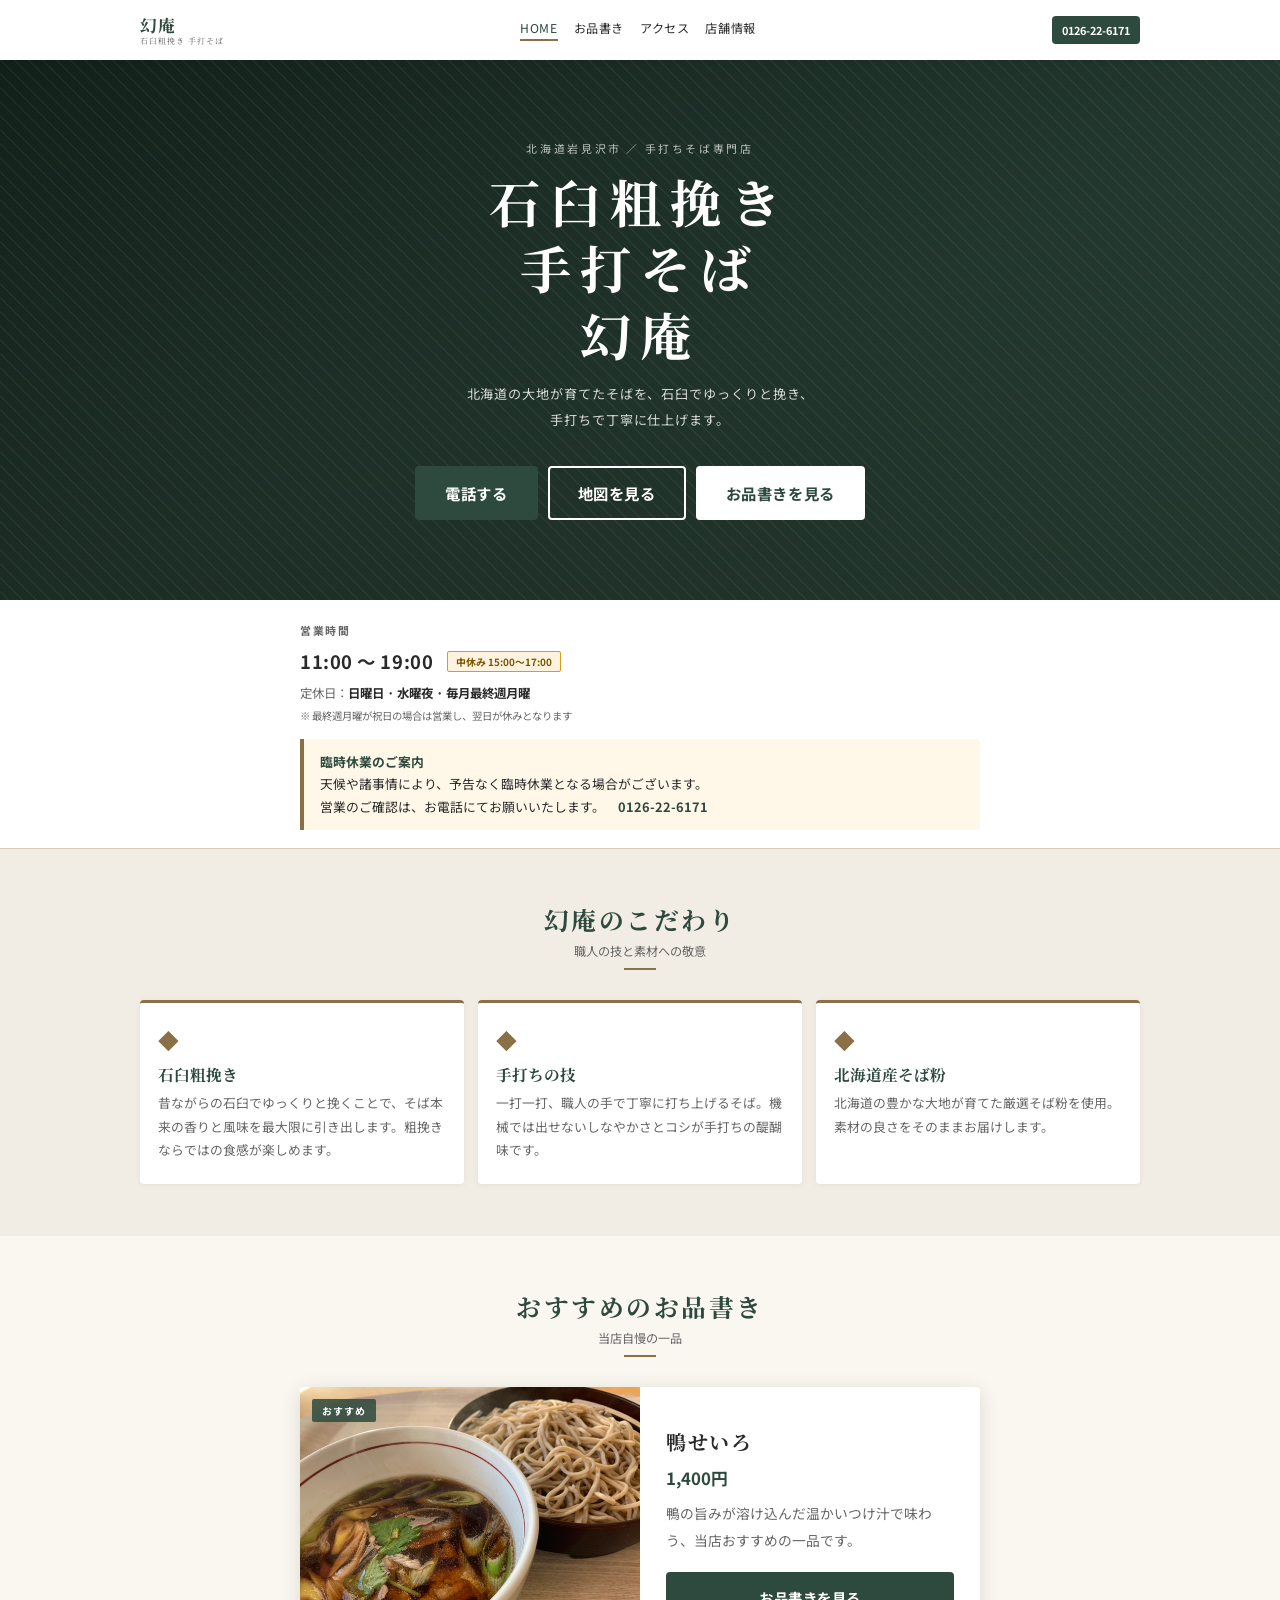
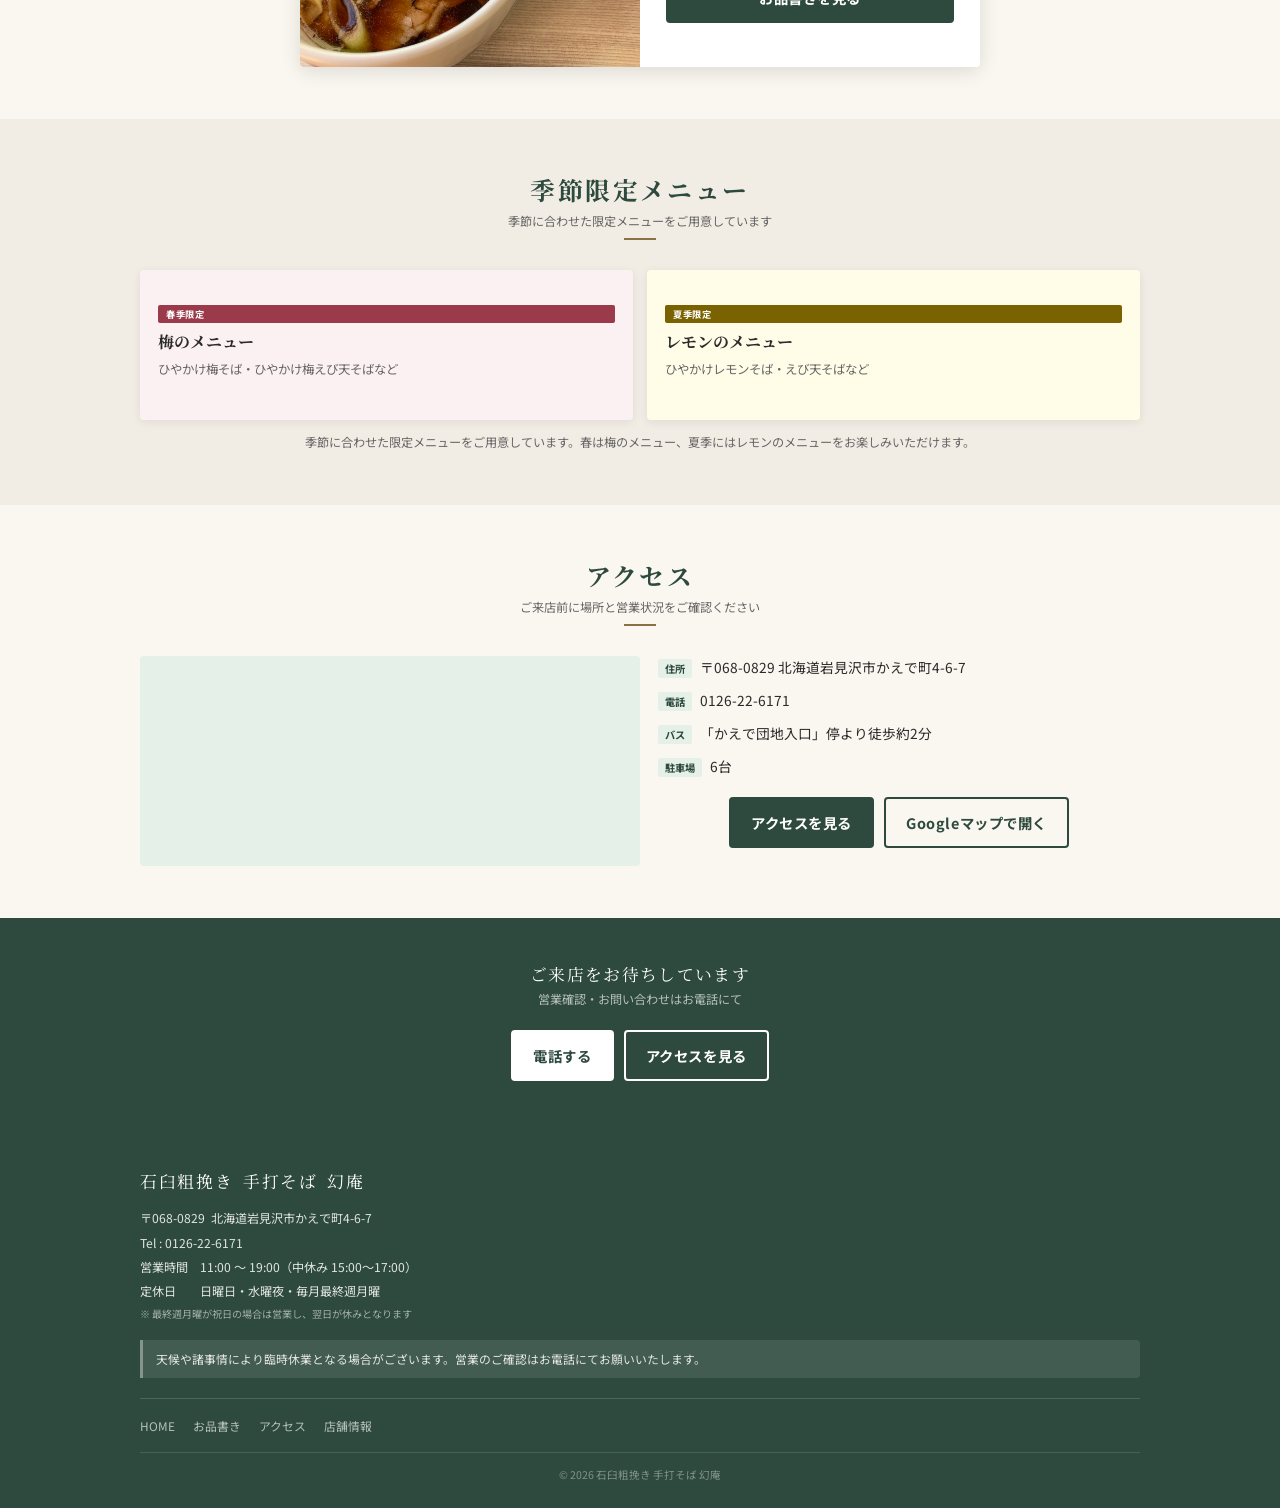
<file: index.html>
<!DOCTYPE html>
<html lang="ja">
<head>
  <meta charset="UTF-8">
  <meta name="viewport" content="width=device-width, initial-scale=1.0">
  <title>石臼粗挽き 手打そば 幻庵｜岩見沢の手打そば店</title>
  <meta name="description" content="北海道岩見沢市かえで町の手打そば店「石臼粗挽き 手打そば 幻庵」。鴨せいろをはじめとした風味豊かなそばをご提供。営業時間や営業確認はお電話にてご案内しています。">
  <meta property="og:title" content="石臼粗挽き 手打そば 幻庵">
  <meta property="og:description" content="岩見沢市かえで町の石臼粗挽き手打そば店。メニューや営業時間等をご案内します。">
  <meta property="og:type" content="website">
  <meta property="og:url" content="https://jasmin1522.github.io/genan-site/index.html">
  <meta property="og:image" content="https://jasmin1522.github.io/genan-site/images/kamo-seiro.jpg">
  <meta property="og:site_name" content="石臼粗挽き 手打そば 幻庵">
  <meta name="twitter:card" content="summary_large_image">
  <link rel="preconnect" href="https://fonts.googleapis.com">
  <link rel="preconnect" href="https://fonts.gstatic.com" crossorigin>
  <link href="https://fonts.googleapis.com/css2?family=Noto+Sans+JP:wght@400;500;700&family=Noto+Serif+JP:wght@400;600;700&display=swap" rel="stylesheet">
  <link rel="stylesheet" href="css/style.css">
</head>
<body>
  <header class="hdr">
    <div class="hdr-in container">
      <a href="index.html" class="logo">幻庵<small>石臼粗挽き 手打そば</small></a>
      <nav class="nav" aria-label="グローバルナビゲーション">
        <a href="index.html" class="on">HOME</a>
        <a href="menu.html">お品書き</a>
        <a href="access.html">アクセス</a>
        <a href="info.html">店舗情報</a>
      </nav>
      <div class="hdr-actions">
        <a href="tel:0126-22-6171" class="hdr-tel">0126-22-6171</a>
        <button type="button" class="hamburger" id="hamburgerBtn" aria-label="メニューを開閉" aria-expanded="false" aria-controls="mobileMenu">
          <span></span>
          <span></span>
          <span></span>
        </button>
      </div>
    </div>
    <nav class="mobile-menu" id="mobileMenu" aria-label="モバイルメニュー" aria-hidden="true">
      <div class="mobile-menu__inner container">
        <a href="index.html" class="mobile-menu__link on">HOME</a>
        <a href="menu.html" class="mobile-menu__link">お品書き</a>
        <a href="access.html" class="mobile-menu__link">アクセス</a>
        <a href="info.html" class="mobile-menu__link">店舗情報</a>
        <a href="tel:0126-22-6171" class="btn btn-p btn-full">電話する</a>
      </div>
    </nav>
  </header>

  <main>
    <section class="hero">
      <div class="hero-c">
        <p class="hero-ey">北海道岩見沢市 ／ 手打ちそば専門店</p>
        <h1 class="hero-h1">石臼粗挽き<br>手打そば<br>幻庵</h1>
        <p class="hero-lead">北海道の大地が育てたそばを、石臼でゆっくりと挽き、<br>手打ちで丁寧に仕上げます。</p>
        <div class="cta-g">
          <a href="tel:0126-22-6171" class="btn btn-p btn-lg">電話する</a>
          <a href="https://maps.app.goo.gl/ch3YZuzkABbox61Y8" class="btn btn-ow btn-lg" target="_blank" rel="noopener">地図を見る</a>
          <a href="menu.html" class="btn btn-w btn-lg">お品書きを見る</a>
        </div>
      </div>
    </section>

    <div class="hours-bar">
      <div class="container container--compact">
        <p class="hours-head">営業時間</p>
        <div class="hours-main">
          <span class="hours-time">11:00 〜 19:00</span>
          <span class="break-badge">中休み 15:00〜17:00</span>
        </div>
        <p class="hours-closed">
          定休日：<strong>日曜日 · 水曜夜 · 毎月最終週月曜</strong><br>
          <small>※ 最終週月曜が祝日の場合は営業し、翌日が休みとなります</small>
        </p>
        <div class="kyuugyo-box">
          <strong>臨時休業のご案内</strong><br>
          天候や諸事情により、予告なく臨時休業となる場合がございます。<br>
          営業のご確認は、お電話にてお願いいたします。&emsp;<strong>0126-22-6171</strong>
        </div>
      </div>
    </div>

    <section class="sec sec-alt">
      <div class="container">
        <h2 class="sec-title">幻庵のこだわり</h2>
        <p class="sec-sub">職人の技と素材への敬意</p>
        <div class="divider"></div>
        <div class="kd-grid">
          <div class="kd-card">
            <div class="kd-icon">◆</div>
            <h3 class="kd-title">石臼粗挽き</h3>
            <p class="kd-text">昔ながらの石臼でゆっくりと挽くことで、そば本来の香りと風味を最大限に引き出します。粗挽きならではの食感が楽しめます。</p>
          </div>
          <div class="kd-card">
            <div class="kd-icon">◆</div>
            <h3 class="kd-title">手打ちの技</h3>
            <p class="kd-text">一打一打、職人の手で丁寧に打ち上げるそば。機械では出せないしなやかさとコシが手打ちの醍醐味です。</p>
          </div>
          <div class="kd-card">
            <div class="kd-icon">◆</div>
            <h3 class="kd-title">北海道産そば粉</h3>
            <p class="kd-text">北海道の豊かな大地が育てた厳選そば粉を使用。素材の良さをそのままお届けします。</p>
          </div>
        </div>
      </div>
    </section>

    <section class="sec">
      <div class="container container--compact">
        <h2 class="sec-title">おすすめのお品書き</h2>
        <p class="sec-sub">当店自慢の一品</p>
        <div class="divider"></div>
        <div class="feature-card">
          <div class="feature-card__photo">
            <img src="images/kamo-seiro.jpg" alt="幻庵のおすすめメニュー 鴨せいろ">
            <div class="feature-card__photo-overlay">おすすめ</div>
          </div>
          <div class="feature-card__body">
            <h3 class="feature-card__title">鴨せいろ</h3>
            <p class="feature-card__price">1,400円</p>
            <p class="feature-card__desc">鴨の旨みが溶け込んだ温かいつけ汁で味わう、当店おすすめの一品です。</p>
            <a href="menu.html" class="btn btn-p">お品書きを見る</a>
          </div>
        </div>
      </div>
    </section>

    <section class="sec sec-alt">
      <div class="container">
        <h2 class="sec-title">季節限定メニュー</h2>
        <p class="sec-sub">季節に合わせた限定メニューをご用意しています</p>
        <div class="divider"></div>
        <div class="season-grid">
          <div class="season-card">
            <div class="season-card__body season-card__body--plain season-card__body--ume">
              <span class="badge-spring">春季限定</span>
              <h3 class="season-card__name">梅のメニュー</h3>
              <p class="season-card__desc">ひやかけ梅そば・ひやかけ梅えび天そばなど</p>
            </div>
          </div>
          <div class="season-card">
            <div class="season-card__body season-card__body--plain season-card__body--lemon">
              <span class="badge-summer">夏季限定</span>
              <h3 class="season-card__name">レモンのメニュー</h3>
              <p class="season-card__desc">ひやかけレモンそば・えび天そばなど</p>
            </div>
          </div>
        </div>
        <p class="season-note">季節に合わせた限定メニューをご用意しています。春は梅のメニュー、夏季にはレモンのメニューをお楽しみいただけます。</p>
      </div>
    </section>

    <section class="sec">
      <div class="container">
        <h2 class="sec-title">アクセス</h2>
        <p class="sec-sub">ご来店前に場所と営業状況をご確認ください</p>
        <div class="divider"></div>
        <div class="access-mini-body">
          <div class="map-embed">
            <iframe src="https://maps.google.com/maps?q=%E5%8C%97%E6%B5%B7%E9%81%93%E5%B2%A9%E8%A6%8B%E6%B2%A2%E5%B8%82%E3%81%8B%E3%81%88%E3%81%A7%E7%94%BA4-6-7&t=&z=16&ie=UTF8&iwloc=&output=embed" title="石臼粗挽き 手打そば 幻庵の地図" loading="lazy" referrerpolicy="no-referrer-when-downgrade"></iframe>
          </div>
          <div class="access-rows">
            <div class="ac-row"><span class="ac-lbl">住所</span><div class="ac-val">〒068-0829 北海道岩見沢市かえで町4-6-7</div></div>
            <div class="ac-row"><span class="ac-lbl">電話</span><div class="ac-val"><a href="tel:0126-22-6171">0126-22-6171</a></div></div>
            <div class="ac-row"><span class="ac-lbl">バス</span><div class="ac-val">「かえで団地入口」停より徒歩約2分</div></div>
            <div class="ac-row"><span class="ac-lbl">駐車場</span><div class="ac-val">6台</div></div>
            <div class="access-buttons">
              <a href="access.html" class="btn btn-p">アクセスを見る</a>
              <a href="https://maps.app.goo.gl/ch3YZuzkABbox61Y8" class="btn btn-o" target="_blank" rel="noopener">Googleマップで開く</a>
            </div>
          </div>
        </div>
      </div>
    </section>

    <section class="cta-bar">
      <div class="container container--compact">
        <p class="cta-bar__title">ご来店をお待ちしています</p>
        <p class="cta-bar__sub">営業確認・お問い合わせはお電話にて</p>
        <div class="cta-bar__btns">
          <a href="tel:0126-22-6171" class="btn btn-w">電話する</a>
          <a href="access.html" class="btn btn-ow">アクセスを見る</a>
        </div>
      </div>
    </section>
  </main>

  <footer class="ftr">
    <div class="container">
      <p class="ftr-name">石臼粗挽き&ensp;手打そば&ensp;幻庵</p>
      <div class="ftr-info">
        <p>〒068-0829&ensp;北海道岩見沢市かえで町4-6-7</p>
        <p>Tel : 0126-22-6171</p>
        <p>営業時間&emsp;11:00 〜 19:00（中休み 15:00〜17:00）</p>
        <p>定休日&emsp;&emsp;日曜日・水曜夜・毎月最終週月曜</p>
        <small>※ 最終週月曜が祝日の場合は営業し、翌日が休みとなります</small>
      </div>
      <div class="ftr-notice">天候や諸事情により臨時休業となる場合がございます。営業のご確認はお電話にてお願いいたします。</div>
      <nav class="ftr-nav" aria-label="フッターナビゲーション">
        <a href="index.html">HOME</a>
        <a href="menu.html">お品書き</a>
        <a href="access.html">アクセス</a>
        <a href="info.html">店舗情報</a>
      </nav>
      <p class="ftr-copy">&copy; 2026 石臼粗挽き 手打そば 幻庵</p>
    </div>
  </footer>

  <script src="js/script.js"></script>
</body>
</html>
</file>
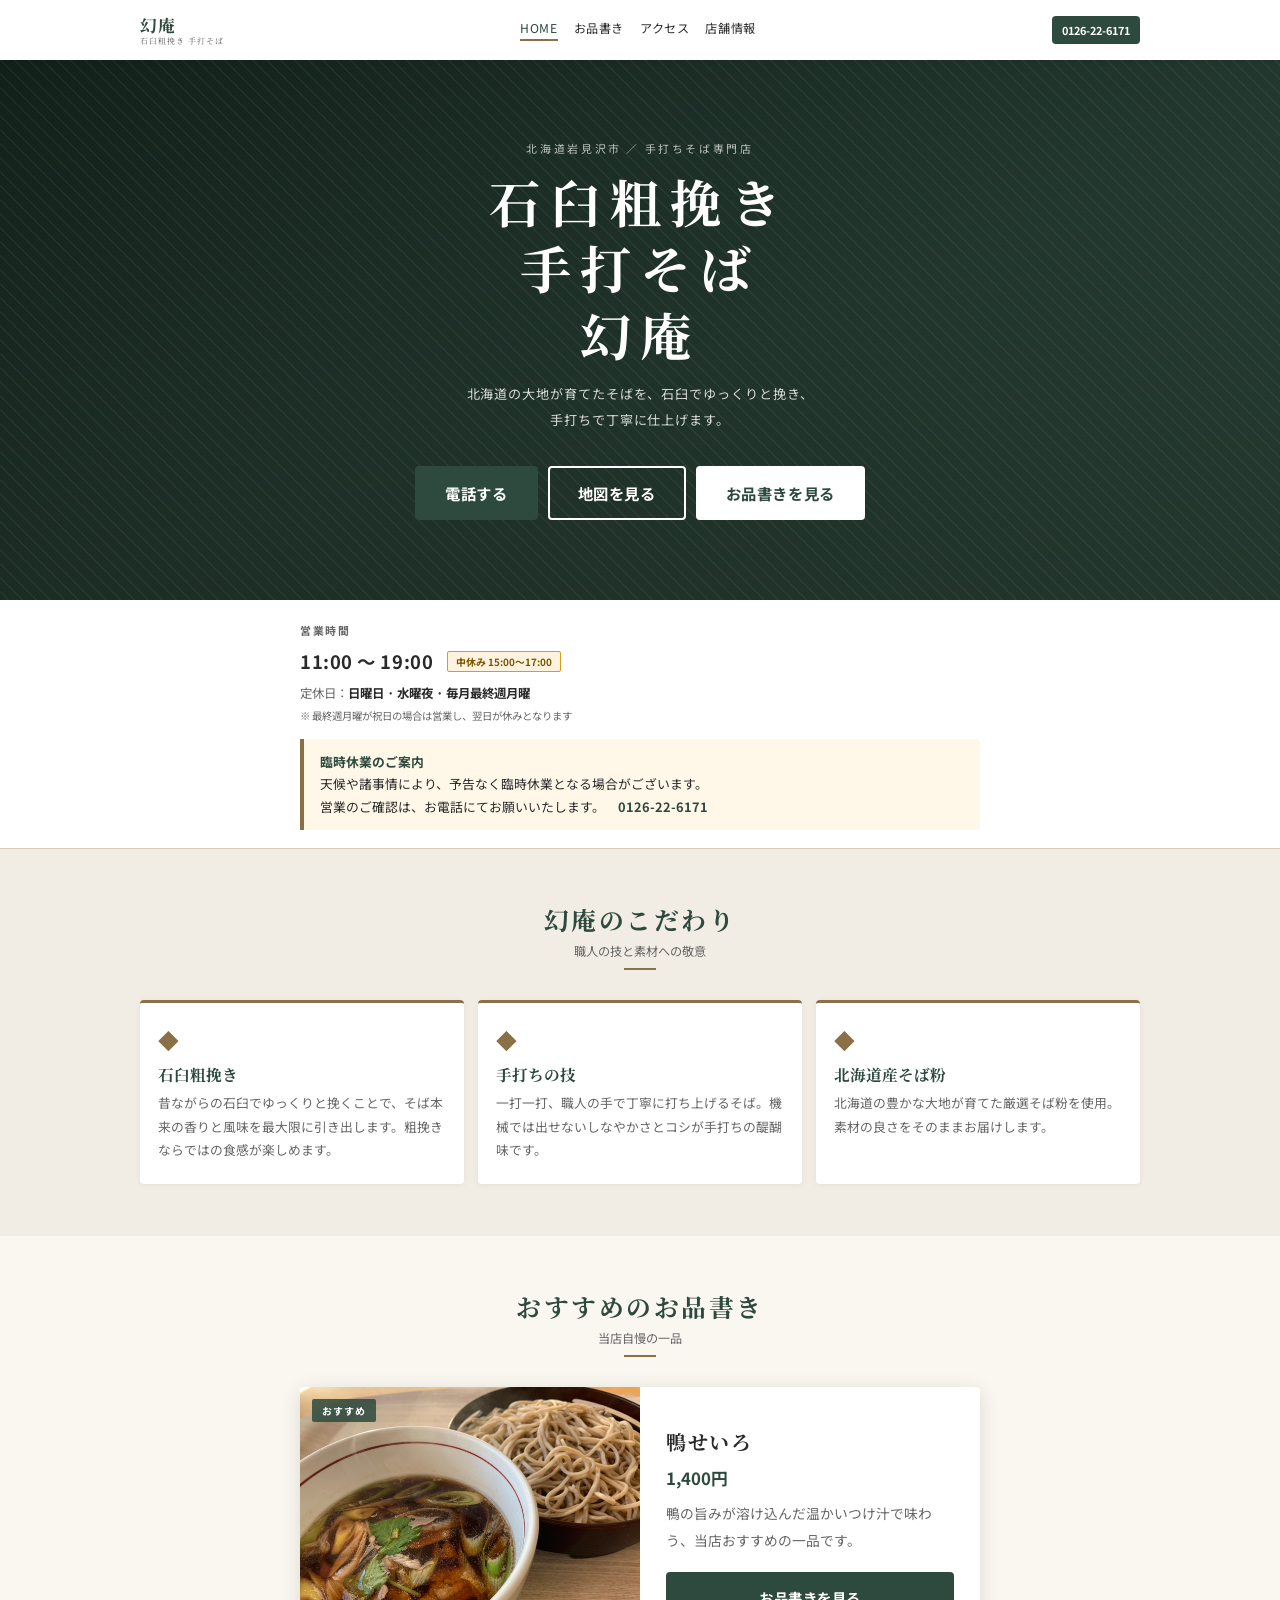
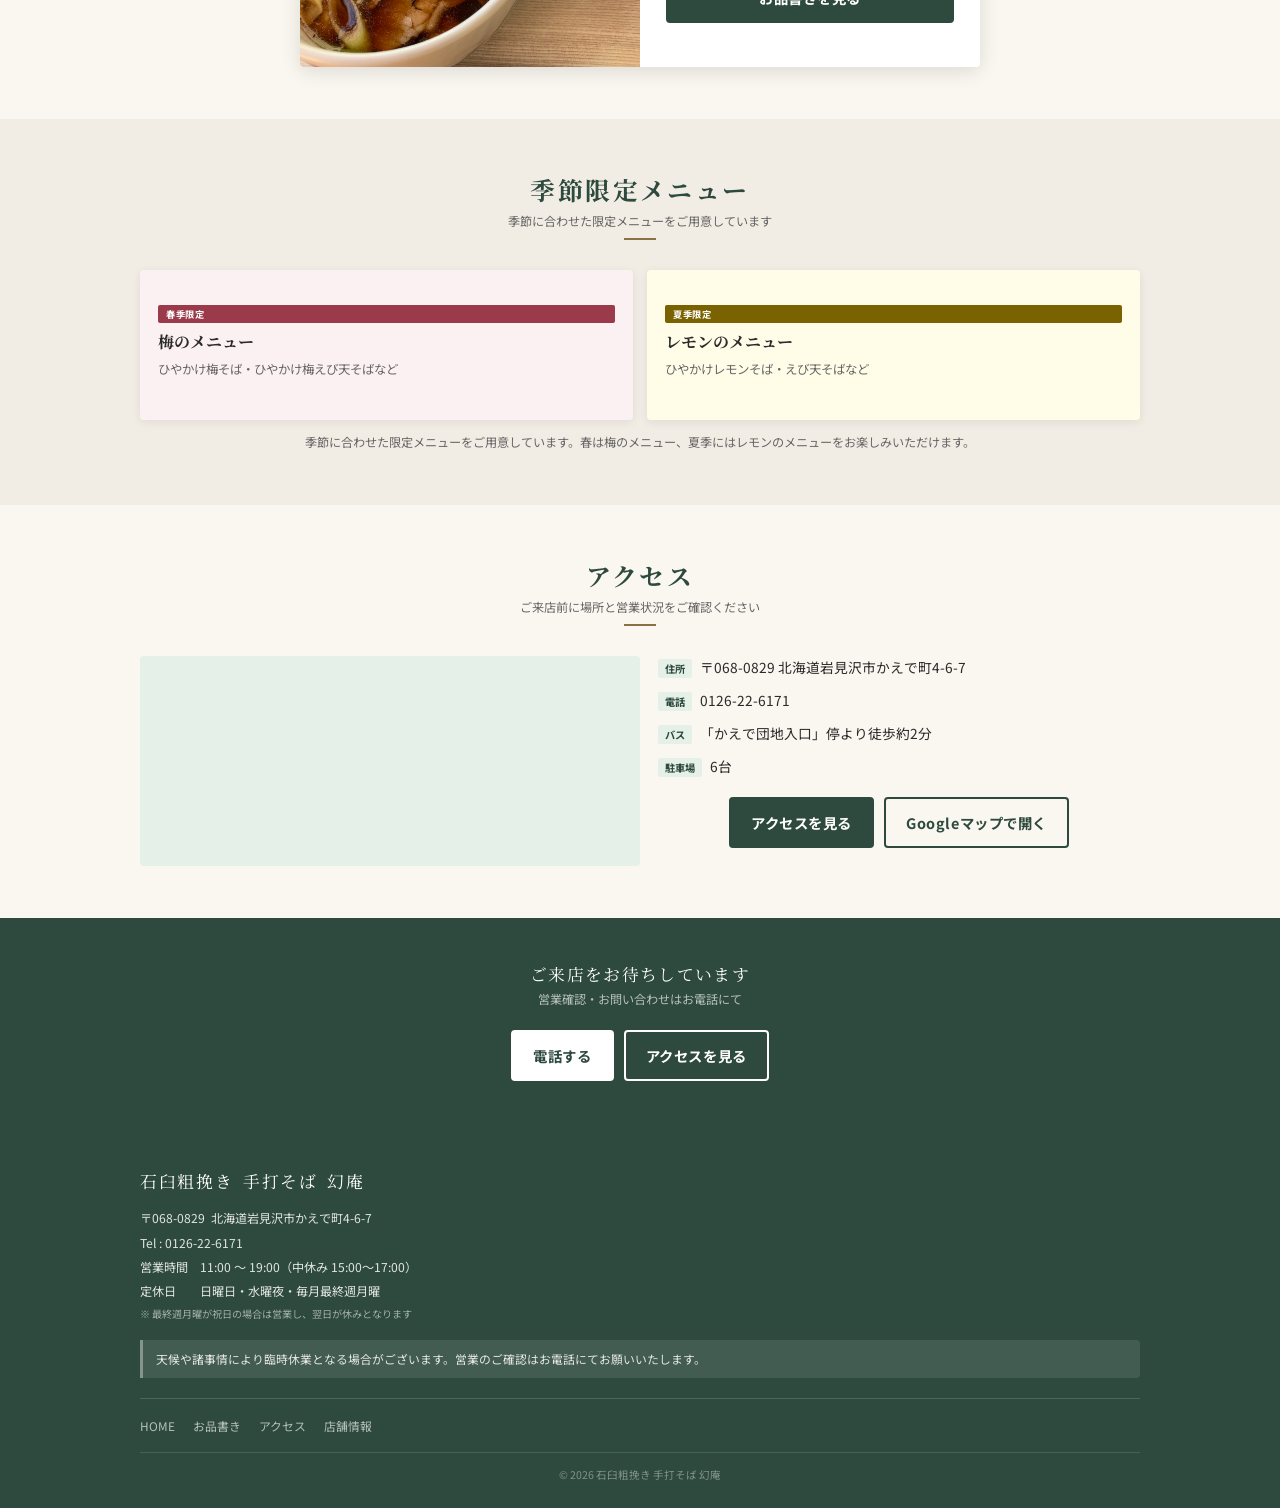
<file: genan-site-final/index.html>
<!DOCTYPE html>
<html lang="ja">
<head>
  <meta charset="UTF-8">
  <meta name="viewport" content="width=device-width, initial-scale=1.0">
  <title>石臼粗挽き 手打そば 幻庵｜岩見沢の手打そば店</title>
  <meta name="description" content="北海道岩見沢市かえで町の手打そば店「石臼粗挽き 手打そば 幻庵」。鴨せいろをはじめとした風味豊かなそばをご提供。営業時間や営業確認はお電話にてご案内しています。">
  <meta property="og:title" content="石臼粗挽き 手打そば 幻庵">
  <meta property="og:description" content="岩見沢市かえで町の石臼粗挽き手打そば店。鴨せいろや季節限定メニューをご案内します。">
  <meta property="og:type" content="website">
  <meta property="og:url" content="https://example.com/">
  <meta property="og:image" content="https://example.com/images/ogp.jpg">
  <meta property="og:site_name" content="石臼粗挽き 手打そば 幻庵">
  <meta name="twitter:card" content="summary_large_image">
  <link rel="preconnect" href="https://fonts.googleapis.com">
  <link rel="preconnect" href="https://fonts.gstatic.com" crossorigin>
  <link href="https://fonts.googleapis.com/css2?family=Noto+Sans+JP:wght@400;500;700&family=Noto+Serif+JP:wght@400;600;700&display=swap" rel="stylesheet">
  <link rel="stylesheet" href="css/style.css">
</head>
<body>
  <header class="hdr">
    <div class="hdr-in container">
      <a href="index.html" class="logo">幻庵<small>石臼粗挽き 手打そば</small></a>
      <nav class="nav" aria-label="グローバルナビゲーション">
        <a href="index.html" class="on">HOME</a>
        <a href="menu.html">お品書き</a>
        <a href="access.html">アクセス</a>
        <a href="info.html">店舗情報</a>
      </nav>
      <div class="hdr-actions">
        <a href="tel:0126-22-6171" class="hdr-tel">0126-22-6171</a>
        <button type="button" class="hamburger" id="hamburgerBtn" aria-label="メニューを開閉" aria-expanded="false" aria-controls="mobileMenu">
          <span></span>
          <span></span>
          <span></span>
        </button>
      </div>
    </div>
    <nav class="mobile-menu" id="mobileMenu" aria-label="モバイルメニュー" aria-hidden="true">
      <div class="mobile-menu__inner container">
        <a href="index.html" class="mobile-menu__link on">HOME</a>
        <a href="menu.html" class="mobile-menu__link">お品書き</a>
        <a href="access.html" class="mobile-menu__link">アクセス</a>
        <a href="info.html" class="mobile-menu__link">店舗情報</a>
        <a href="tel:0126-22-6171" class="btn btn-p btn-full">電話する</a>
      </div>
    </nav>
  </header>

  <main>
    <section class="hero">
      <div class="hero-c">
        <p class="hero-ey">北海道岩見沢市 ／ 手打ちそば専門店</p>
        <h1 class="hero-h1">石臼粗挽き<br>手打そば<br>幻庵</h1>
        <p class="hero-lead">北海道の大地が育てたそばを、石臼でゆっくりと挽き、<br>手打ちで丁寧に仕上げます。</p>
        <div class="cta-g">
          <a href="tel:0126-22-6171" class="btn btn-p btn-lg">電話する</a>
          <a href="https://maps.app.goo.gl/ch3YZuzkABbox61Y8" class="btn btn-ow btn-lg" target="_blank" rel="noopener">地図を見る</a>
          <a href="menu.html" class="btn btn-w btn-lg">お品書きを見る</a>
        </div>
      </div>
    </section>

    <div class="hours-bar">
      <div class="container container--compact">
        <p class="hours-head">営業時間</p>
        <div class="hours-main">
          <span class="hours-time">11:00 〜 19:00</span>
          <span class="break-badge">中休み 15:00〜17:00</span>
        </div>
        <p class="hours-closed">
          定休日：<strong>日曜日 · 水曜夜 · 毎月最終週月曜</strong><br>
          <small>※ 最終週月曜が祝日の場合は営業し、翌日が休みとなります</small>
        </p>
        <div class="kyuugyo-box">
          <strong>臨時休業のご案内</strong><br>
          天候や諸事情により、予告なく臨時休業となる場合がございます。<br>
          営業のご確認は、お電話にてお願いいたします。&emsp;<strong>0126-22-6171</strong>
        </div>
      </div>
    </div>

    <section class="sec sec-alt">
      <div class="container">
        <h2 class="sec-title">幻庵のこだわり</h2>
        <p class="sec-sub">職人の技と素材への敬意</p>
        <div class="divider"></div>
        <div class="kd-grid">
          <div class="kd-card">
            <div class="kd-icon">◆</div>
            <h3 class="kd-title">石臼粗挽き</h3>
            <p class="kd-text">昔ながらの石臼でゆっくりと挽くことで、そば本来の香りと風味を最大限に引き出します。粗挽きならではの食感が楽しめます。</p>
          </div>
          <div class="kd-card">
            <div class="kd-icon">◆</div>
            <h3 class="kd-title">手打ちの技</h3>
            <p class="kd-text">一打一打、職人の手で丁寧に打ち上げるそば。機械では出せないしなやかさとコシが手打ちの醍醐味です。</p>
          </div>
          <div class="kd-card">
            <div class="kd-icon">◆</div>
            <h3 class="kd-title">北海道産そば粉</h3>
            <p class="kd-text">北海道の豊かな大地が育てた厳選そば粉を使用。素材の良さをそのままお届けします。</p>
          </div>
        </div>
      </div>
    </section>

    <section class="sec">
      <div class="container container--compact">
        <h2 class="sec-title">おすすめのお品書き</h2>
        <p class="sec-sub">当店自慢の一品</p>
        <div class="divider"></div>
        <div class="feature-card">
          <div class="feature-card__photo">
            <img src="images/kamo-seiro.jpg" alt="幻庵のおすすめメニュー 鴨せいろ">
            <div class="feature-card__photo-overlay">おすすめ</div>
          </div>
          <div class="feature-card__body">
            <h3 class="feature-card__title">鴨せいろ</h3>
            <p class="feature-card__price">1,400円</p>
            <p class="feature-card__desc">鴨の旨みが溶け込んだ温かいつけ汁で味わう、当店おすすめの一品です。</p>
            <a href="menu.html" class="btn btn-p">お品書きを見る</a>
          </div>
        </div>
      </div>
    </section>

    <section class="sec sec-alt">
      <div class="container">
        <h2 class="sec-title">季節限定メニュー</h2>
        <p class="sec-sub">季節に合わせた限定メニューをご用意しています</p>
        <div class="divider"></div>
        <div class="season-grid">
          <div class="season-card">
            <div class="season-card__body season-card__body--plain season-card__body--ume">
              <span class="badge-spring">春季限定</span>
              <h3 class="season-card__name">梅のメニュー</h3>
              <p class="season-card__desc">ひやかけ梅そば・ひやかけ梅えび天そばなど</p>
            </div>
          </div>
          <div class="season-card">
            <div class="season-card__body season-card__body--plain season-card__body--lemon">
              <span class="badge-summer">夏季限定</span>
              <h3 class="season-card__name">レモンのメニュー</h3>
              <p class="season-card__desc">ひやかけレモンそば・えび天そばなど</p>
            </div>
          </div>
        </div>
        <p class="season-note">季節に合わせた限定メニューをご用意しています。春は梅のメニュー、夏季にはレモンのメニューをお楽しみいただけます。</p>
      </div>
    </section>

    <section class="sec">
      <div class="container">
        <h2 class="sec-title">アクセス</h2>
        <p class="sec-sub">ご来店前に場所と営業状況をご確認ください</p>
        <div class="divider"></div>
        <div class="access-mini-body">
          <div class="map-embed">
            <iframe src="https://maps.google.com/maps?q=%E5%8C%97%E6%B5%B7%E9%81%93%E5%B2%A9%E8%A6%8B%E6%B2%A2%E5%B8%82%E3%81%8B%E3%81%88%E3%81%A7%E7%94%BA4-6-7&t=&z=16&ie=UTF8&iwloc=&output=embed" title="石臼粗挽き 手打そば 幻庵の地図" loading="lazy" referrerpolicy="no-referrer-when-downgrade"></iframe>
          </div>
          <div class="access-rows">
            <div class="ac-row"><span class="ac-lbl">住所</span><div class="ac-val">〒068-0829 北海道岩見沢市かえで町4-6-7</div></div>
            <div class="ac-row"><span class="ac-lbl">電話</span><div class="ac-val"><a href="tel:0126-22-6171">0126-22-6171</a></div></div>
            <div class="ac-row"><span class="ac-lbl">バス</span><div class="ac-val">「かえで団地入口」停より徒歩約2分</div></div>
            <div class="ac-row"><span class="ac-lbl">駐車場</span><div class="ac-val">6台</div></div>
            <div class="access-buttons">
              <a href="access.html" class="btn btn-p">アクセスを見る</a>
              <a href="https://maps.app.goo.gl/ch3YZuzkABbox61Y8" class="btn btn-o" target="_blank" rel="noopener">Googleマップで開く</a>
            </div>
          </div>
        </div>
      </div>
    </section>

    <section class="cta-bar">
      <div class="container container--compact">
        <p class="cta-bar__title">ご来店をお待ちしています</p>
        <p class="cta-bar__sub">営業確認・お問い合わせはお電話にて</p>
        <div class="cta-bar__btns">
          <a href="tel:0126-22-6171" class="btn btn-w">電話する</a>
          <a href="access.html" class="btn btn-ow">アクセスを見る</a>
        </div>
      </div>
    </section>
  </main>

  <footer class="ftr">
    <div class="container">
      <p class="ftr-name">石臼粗挽き&ensp;手打そば&ensp;幻庵</p>
      <div class="ftr-info">
        <p>〒068-0829&ensp;北海道岩見沢市かえで町4-6-7</p>
        <p>Tel : 0126-22-6171</p>
        <p>営業時間&emsp;11:00 〜 19:00（中休み 15:00〜17:00）</p>
        <p>定休日&emsp;&emsp;日曜日・水曜夜・毎月最終週月曜</p>
        <small>※ 最終週月曜が祝日の場合は営業し、翌日が休みとなります</small>
      </div>
      <div class="ftr-notice">天候や諸事情により臨時休業となる場合がございます。営業のご確認はお電話にてお願いいたします。</div>
      <nav class="ftr-nav" aria-label="フッターナビゲーション">
        <a href="index.html">HOME</a>
        <a href="menu.html">お品書き</a>
        <a href="access.html">アクセス</a>
        <a href="info.html">店舗情報</a>
      </nav>
      <p class="ftr-copy">&copy; 2026 石臼粗挽き 手打そば 幻庵</p>
    </div>
  </footer>

  <script src="js/script.js"></script>
</body>
</html>
</file>
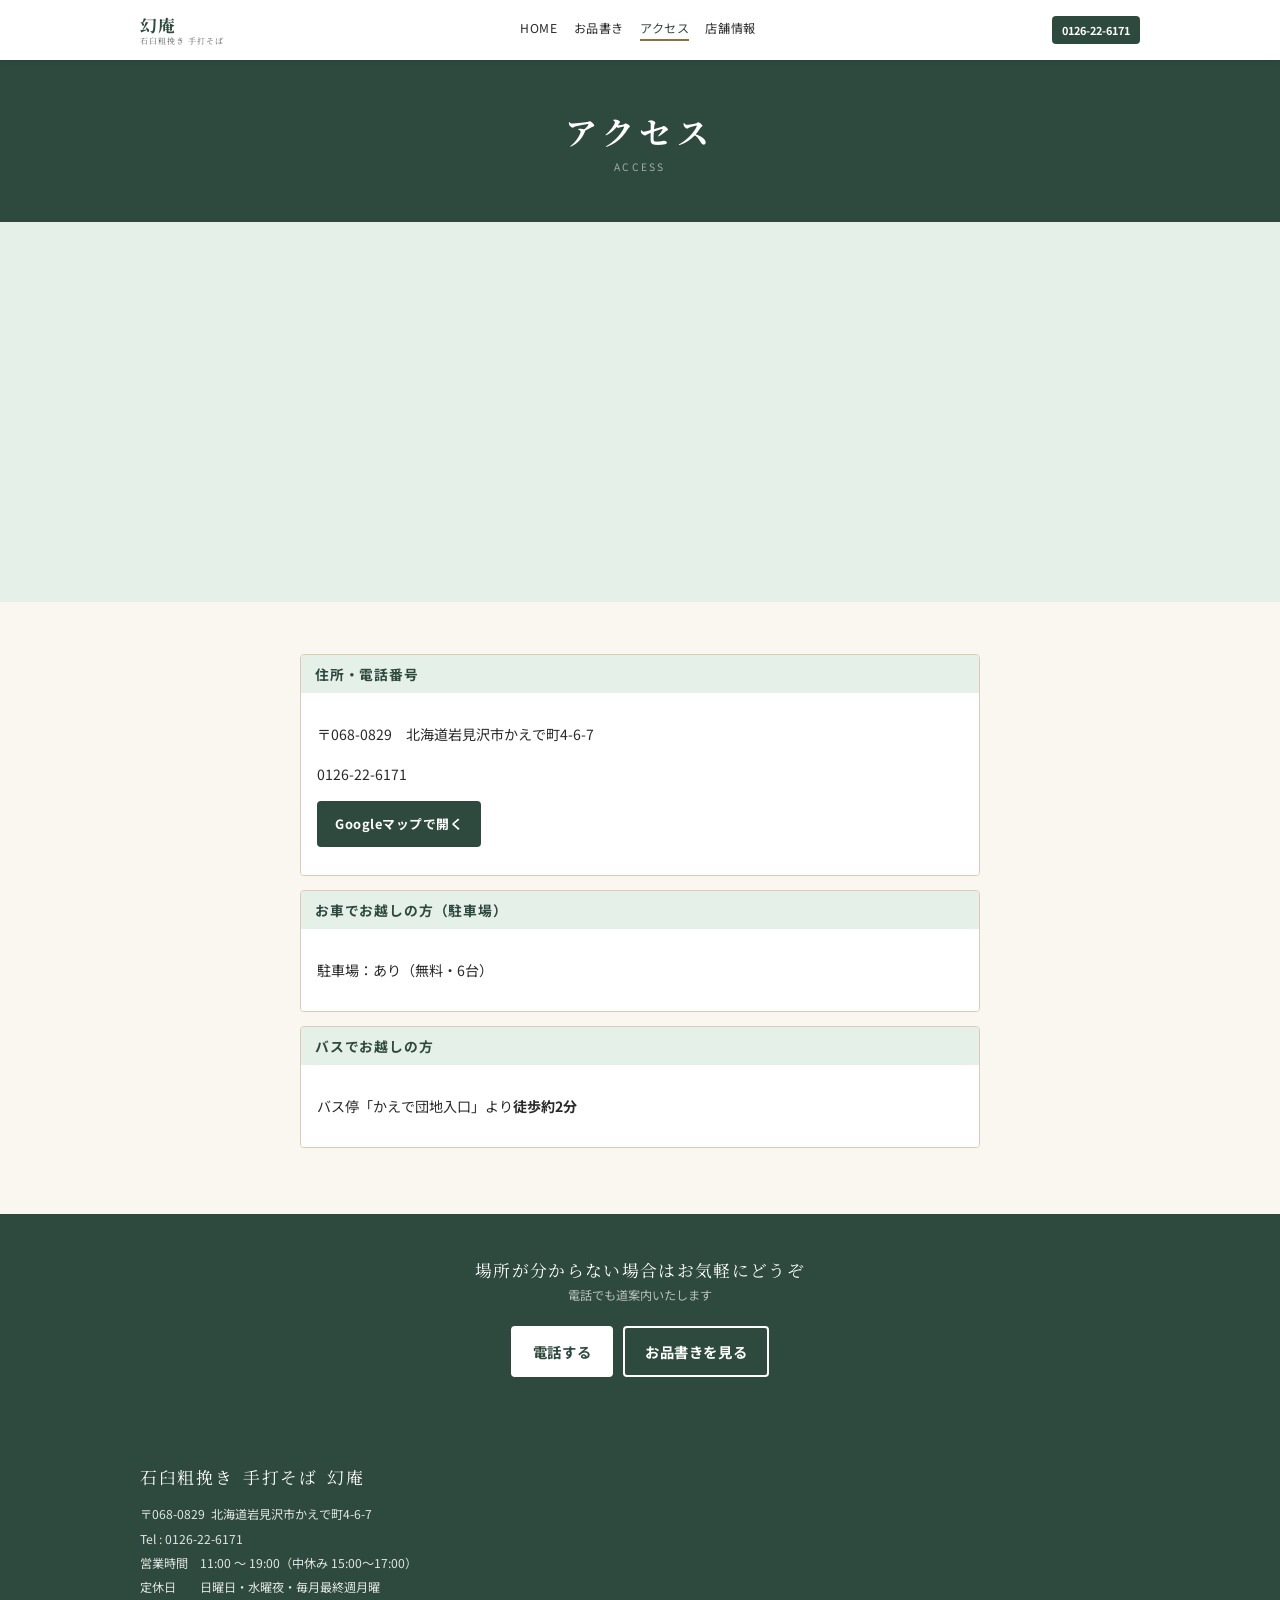
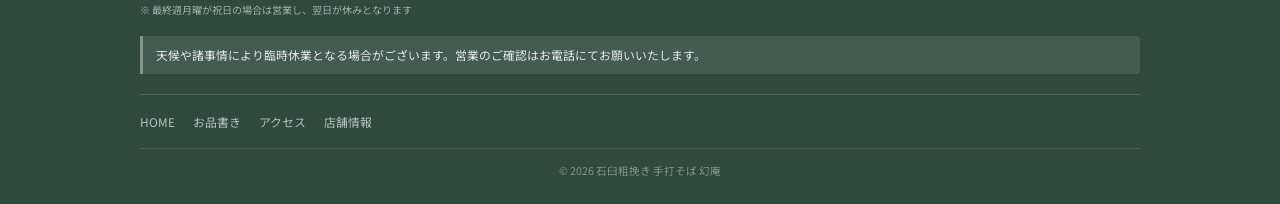
<file: access.html>
<!DOCTYPE html>
<html lang="ja">
<head>
  <meta charset="UTF-8">
  <meta name="viewport" content="width=device-width, initial-scale=1.0">
  <title>アクセス｜石臼粗挽き 手打そば 幻庵</title>
  <meta name="description" content="石臼粗挽き 手打そば 幻庵へのアクセス情報。住所、電話番号、バス停、駐車場、支払い方法をご案内します。">
  <link rel="preconnect" href="https://fonts.googleapis.com">
  <link rel="preconnect" href="https://fonts.gstatic.com" crossorigin>
  <link href="https://fonts.googleapis.com/css2?family=Noto+Sans+JP:wght@400;500;700&family=Noto+Serif+JP:wght@400;600;700&display=swap" rel="stylesheet">
  <link rel="stylesheet" href="css/style.css">
</head>
<body>
  <header class="hdr">
    <div class="hdr-in container">
      <a href="index.html" class="logo">幻庵<small>石臼粗挽き 手打そば</small></a>
      <nav class="nav" aria-label="グローバルナビゲーション">
        <a href="index.html">HOME</a>
        <a href="menu.html">お品書き</a>
        <a href="access.html" class="on">アクセス</a>
        <a href="info.html">店舗情報</a>
      </nav>
      <div class="hdr-actions">
        <a href="tel:0126-22-6171" class="hdr-tel">0126-22-6171</a>
        <button type="button" class="hamburger" id="hamburgerBtn" aria-label="メニューを開閉" aria-expanded="false" aria-controls="mobileMenu">
          <span></span>
          <span></span>
          <span></span>
        </button>
      </div>
    </div>
    <nav class="mobile-menu" id="mobileMenu" aria-label="モバイルメニュー" aria-hidden="true">
      <div class="mobile-menu__inner container">
        <a href="index.html" class="mobile-menu__link">HOME</a>
        <a href="menu.html" class="mobile-menu__link">お品書き</a>
        <a href="access.html" class="mobile-menu__link on">アクセス</a>
        <a href="info.html" class="mobile-menu__link">店舗情報</a>
        <a href="tel:0126-22-6171" class="btn btn-p btn-full">電話する</a>
      </div>
    </nav>
  </header>

  <main>
    <div class="page-hero">
      <h1 class="page-hero-title">アクセス</h1>
      <p class="page-hero-en">ACCESS</p>
    </div>

    <div class="map-live">
      <iframe src="https://maps.google.com/maps?q=%E5%8C%97%E6%B5%B7%E9%81%93%E5%B2%A9%E8%A6%8B%E6%B2%A2%E5%B8%82%E3%81%8B%E3%81%88%E3%81%A7%E7%94%BA4-6-7&t=&z=16&ie=UTF8&iwloc=&output=embed" title="石臼粗挽き 手打そば 幻庵の周辺地図" loading="lazy" referrerpolicy="no-referrer-when-downgrade"></iframe>
    </div>

    <section class="sec">
      <div class="container container--compact">
        <div class="ac-block">
          <div class="ac-block-hdr">住所・電話番号</div>
          <div class="ac-block-body">
            <p>〒068-0829　北海道岩見沢市かえで町4-6-7</p>
            <p style="margin-top:6px"><a href="tel:0126-22-6171">0126-22-6171</a></p>
            <p style="margin-top:14px"><a href="https://maps.app.goo.gl/ch3YZuzkABbox61Y8" class="btn btn-p btn-sm" target="_blank" rel="noopener">Googleマップで開く</a></p>
          </div>
        </div>
        <div class="ac-block">
          <div class="ac-block-hdr">お車でお越しの方（駐車場）</div>
          <div class="ac-block-body"><p>駐車場：あり（無料・6台）</p></div>
        </div>
        <div class="ac-block">
          <div class="ac-block-hdr">バスでお越しの方</div>
          <div class="ac-block-body"><p>バス停「かえで団地入口」より<strong>徒歩約2分</strong></p></div>
        </div>
      </div>
    </section>

    <section class="cta-bar">
      <div class="container container--compact">
        <p class="cta-bar__title">場所が分からない場合はお気軽にどうぞ</p>
        <p class="cta-bar__sub">電話でも道案内いたします</p>
        <div class="cta-bar__btns">
          <a href="tel:0126-22-6171" class="btn btn-w">電話する</a>
          <a href="menu.html" class="btn btn-ow">お品書きを見る</a>
        </div>
      </div>
    </section>
  </main>

  <footer class="ftr">
    <div class="container">
      <p class="ftr-name">石臼粗挽き&ensp;手打そば&ensp;幻庵</p>
      <div class="ftr-info">
        <p>〒068-0829&ensp;北海道岩見沢市かえで町4-6-7</p>
        <p>Tel : 0126-22-6171</p>
        <p>営業時間&emsp;11:00 〜 19:00（中休み 15:00〜17:00）</p>
        <p>定休日&emsp;&emsp;日曜日・水曜夜・毎月最終週月曜</p>
        <small>※ 最終週月曜が祝日の場合は営業し、翌日が休みとなります</small>
      </div>
      <div class="ftr-notice">天候や諸事情により臨時休業となる場合がございます。営業のご確認はお電話にてお願いいたします。</div>
      <nav class="ftr-nav" aria-label="フッターナビゲーション">
        <a href="index.html">HOME</a>
        <a href="menu.html">お品書き</a>
        <a href="access.html">アクセス</a>
        <a href="info.html">店舗情報</a>
      </nav>
      <p class="ftr-copy">&copy; 2026 石臼粗挽き 手打そば 幻庵</p>
    </div>
  </footer>

  <script src="js/script.js"></script>
</body>
</html>
</file>
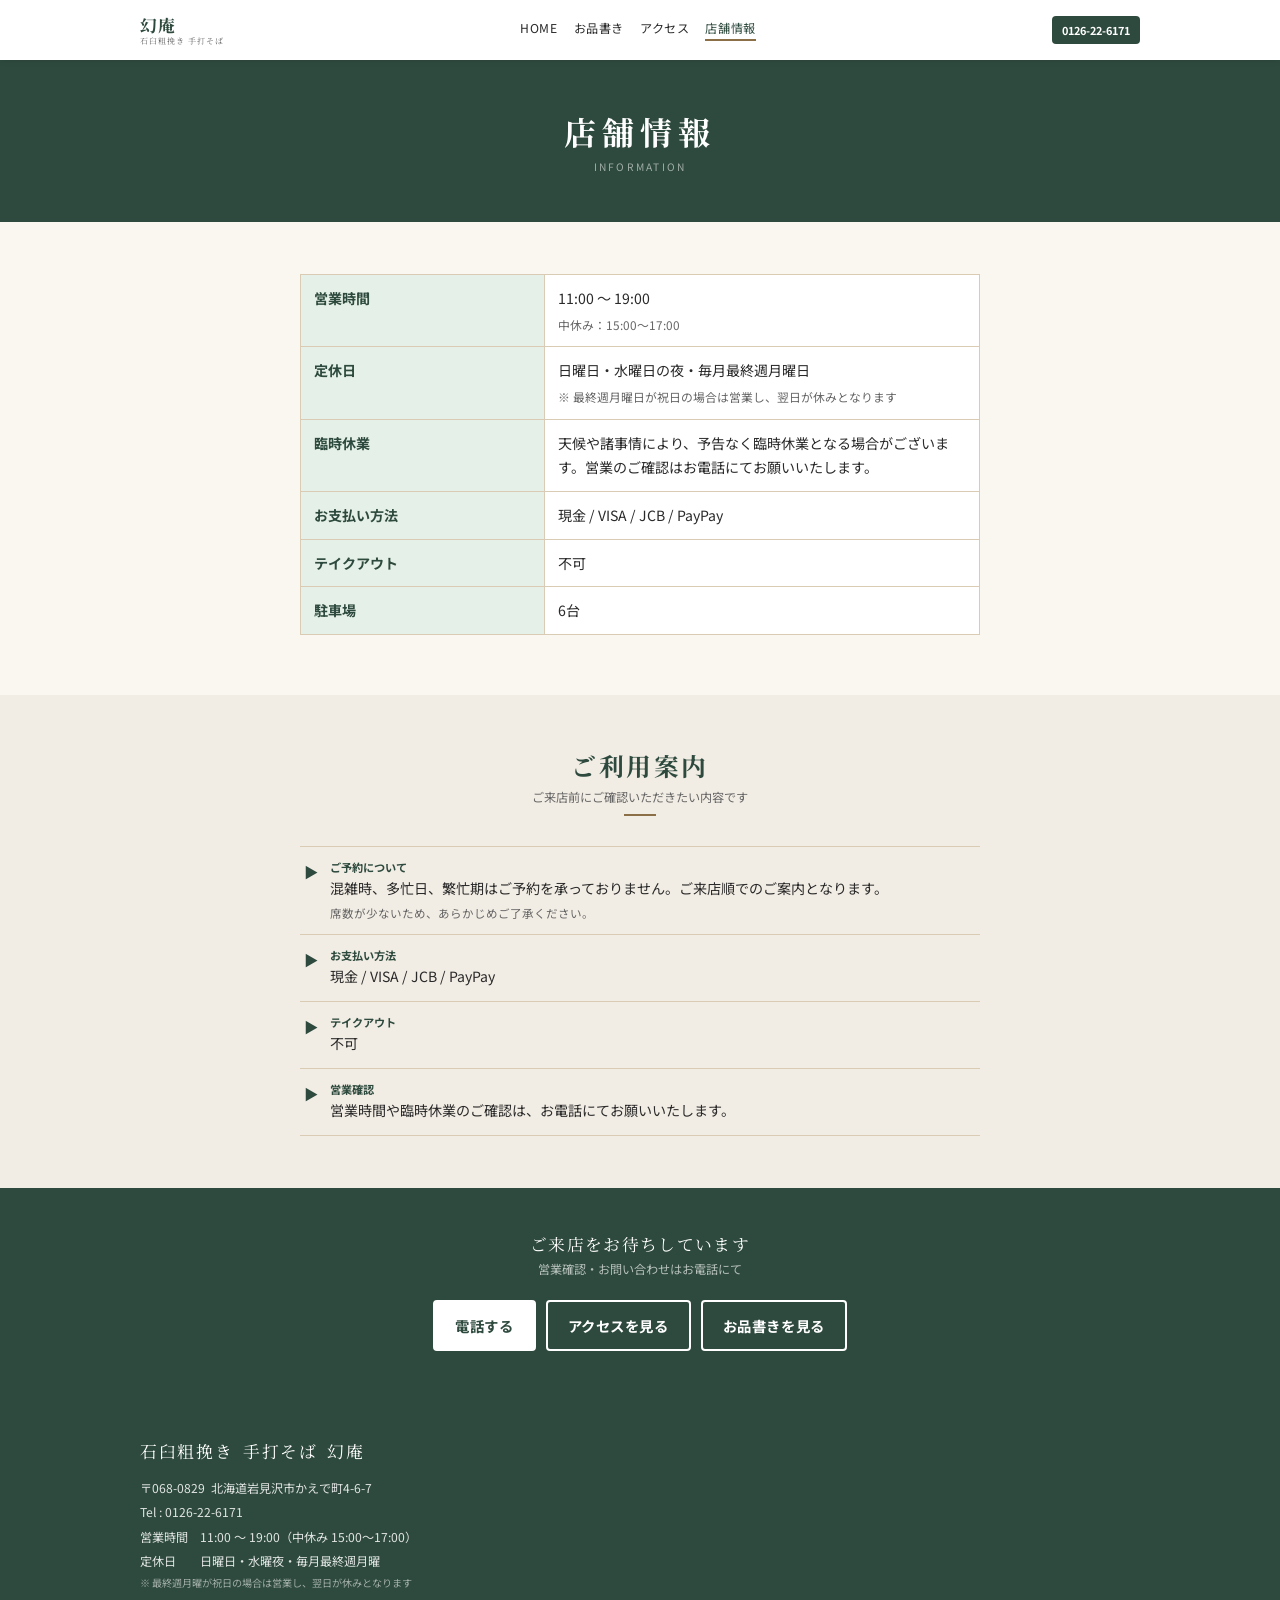
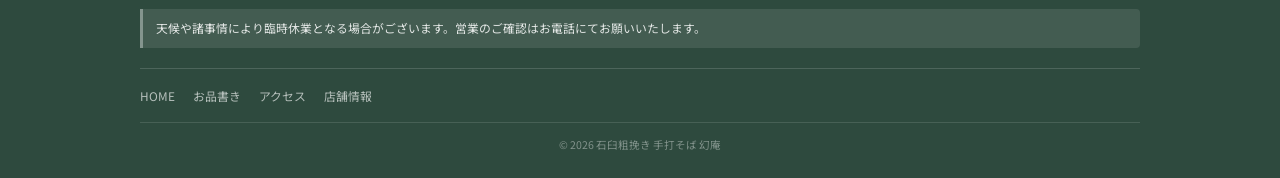
<file: info.html>
<!DOCTYPE html>
<html lang="ja">
<head>
  <meta charset="UTF-8">
  <meta name="viewport" content="width=device-width, initial-scale=1.0">
  <title>店舗情報｜石臼粗挽き 手打そば 幻庵</title>
  <meta name="description" content="石臼粗挽き 手打そば 幻庵の営業時間、定休日、ご予約案内、支払い方法、テイクアウト可否などの店舗情報です。">
  <link rel="preconnect" href="https://fonts.googleapis.com">
  <link rel="preconnect" href="https://fonts.gstatic.com" crossorigin>
  <link href="https://fonts.googleapis.com/css2?family=Noto+Sans+JP:wght@400;500;700&family=Noto+Serif+JP:wght@400;600;700&display=swap" rel="stylesheet">
  <link rel="stylesheet" href="css/style.css">
</head>
<body>
  <header class="hdr">
    <div class="hdr-in container">
      <a href="index.html" class="logo">幻庵<small>石臼粗挽き 手打そば</small></a>
      <nav class="nav" aria-label="グローバルナビゲーション">
        <a href="index.html">HOME</a>
        <a href="menu.html">お品書き</a>
        <a href="access.html">アクセス</a>
        <a href="info.html" class="on">店舗情報</a>
      </nav>
      <div class="hdr-actions">
        <a href="tel:0126-22-6171" class="hdr-tel">0126-22-6171</a>
        <button type="button" class="hamburger" id="hamburgerBtn" aria-label="メニューを開閉" aria-expanded="false" aria-controls="mobileMenu">
          <span></span>
          <span></span>
          <span></span>
        </button>
      </div>
    </div>
    <nav class="mobile-menu" id="mobileMenu" aria-label="モバイルメニュー" aria-hidden="true">
      <div class="mobile-menu__inner container">
        <a href="index.html" class="mobile-menu__link">HOME</a>
        <a href="menu.html" class="mobile-menu__link">お品書き</a>
        <a href="access.html" class="mobile-menu__link">アクセス</a>
        <a href="info.html" class="mobile-menu__link on">店舗情報</a>
        <a href="tel:0126-22-6171" class="btn btn-p btn-full">電話する</a>
      </div>
    </nav>
  </header>

  <main>
    <div class="page-hero">
      <h1 class="page-hero-title">店舗情報</h1>
      <p class="page-hero-en">INFORMATION</p>
    </div>

    <section class="sec">
      <div class="container container--compact">
        <table class="info-tbl">
          <caption class="visually-hidden">石臼粗挽き 手打そば 幻庵の営業時間と店舗情報</caption>
          <tbody>
            <tr><th>営業時間</th><td>11:00 〜 19:00<span class="note">中休み：15:00〜17:00</span></td></tr>
            <tr><th>定休日</th><td>日曜日・水曜日の夜・毎月最終週月曜日<span class="note">※ 最終週月曜日が祝日の場合は営業し、翌日が休みとなります</span></td></tr>
            <tr><th>臨時休業</th><td>天候や諸事情により、予告なく臨時休業となる場合がございます。営業のご確認はお電話にてお願いいたします。</td></tr>
            <tr><th>お支払い方法</th><td>現金 / VISA / JCB / PayPay</td></tr>
            <tr><th>テイクアウト</th><td>不可</td></tr>
            <tr><th>駐車場</th><td>6台</td></tr>
          </tbody>
        </table>
      </div>
    </section>

    <section class="sec sec-alt">
      <div class="container container--compact">
        <h2 class="sec-title">ご利用案内</h2>
        <p class="sec-sub">ご来店前にご確認いただきたい内容です</p>
        <div class="divider"></div>
        <div class="usage-list">
          <div class="usage-item">
            <div class="usage-arrow">▶</div>
            <div class="usage-body">
              <p class="usage-lbl">ご予約について</p>
              <p class="usage-val">混雑時、多忙日、繁忙期はご予約を承っておりません。ご来店順でのご案内となります。</p>
              <p class="usage-note">席数が少ないため、あらかじめご了承ください。</p>
            </div>
          </div>
          <div class="usage-item">
            <div class="usage-arrow">▶</div>
            <div class="usage-body">
              <p class="usage-lbl">お支払い方法</p>
              <p class="usage-val">現金 / VISA / JCB / PayPay</p>
            </div>
          </div>
          <div class="usage-item">
            <div class="usage-arrow">▶</div>
            <div class="usage-body">
              <p class="usage-lbl">テイクアウト</p>
              <p class="usage-val">不可</p>
            </div>
          </div>
          <div class="usage-item">
            <div class="usage-arrow">▶</div>
            <div class="usage-body">
              <p class="usage-lbl">営業確認</p>
              <p class="usage-val">営業時間や臨時休業のご確認は、お電話にてお願いいたします。</p>
            </div>
          </div>
        </div>
      </div>
    </section>

    <section class="cta-bar">
      <div class="container container--compact">
        <p class="cta-bar__title">ご来店をお待ちしています</p>
        <p class="cta-bar__sub">営業確認・お問い合わせはお電話にて</p>
        <div class="cta-bar__btns cta-bar__btns--triple">
          <a href="tel:0126-22-6171" class="btn btn-w">電話する</a>
          <a href="access.html" class="btn btn-ow">アクセスを見る</a>
          <a href="menu.html" class="btn btn-ow">お品書きを見る</a>
        </div>
      </div>
    </section>
  </main>

  <footer class="ftr">
    <div class="container">
      <p class="ftr-name">石臼粗挽き&ensp;手打そば&ensp;幻庵</p>
      <div class="ftr-info">
        <p>〒068-0829&ensp;北海道岩見沢市かえで町4-6-7</p>
        <p>Tel : 0126-22-6171</p>
        <p>営業時間&emsp;11:00 〜 19:00（中休み 15:00〜17:00）</p>
        <p>定休日&emsp;&emsp;日曜日・水曜夜・毎月最終週月曜</p>
        <small>※ 最終週月曜が祝日の場合は営業し、翌日が休みとなります</small>
      </div>
      <div class="ftr-notice">天候や諸事情により臨時休業となる場合がございます。営業のご確認はお電話にてお願いいたします。</div>
      <nav class="ftr-nav" aria-label="フッターナビゲーション">
        <a href="index.html">HOME</a>
        <a href="menu.html">お品書き</a>
        <a href="access.html">アクセス</a>
        <a href="info.html">店舗情報</a>
      </nav>
      <p class="ftr-copy">&copy; 2026 石臼粗挽き 手打そば 幻庵</p>
    </div>
  </footer>

  <script src="js/script.js"></script>
</body>
</html>
</file>
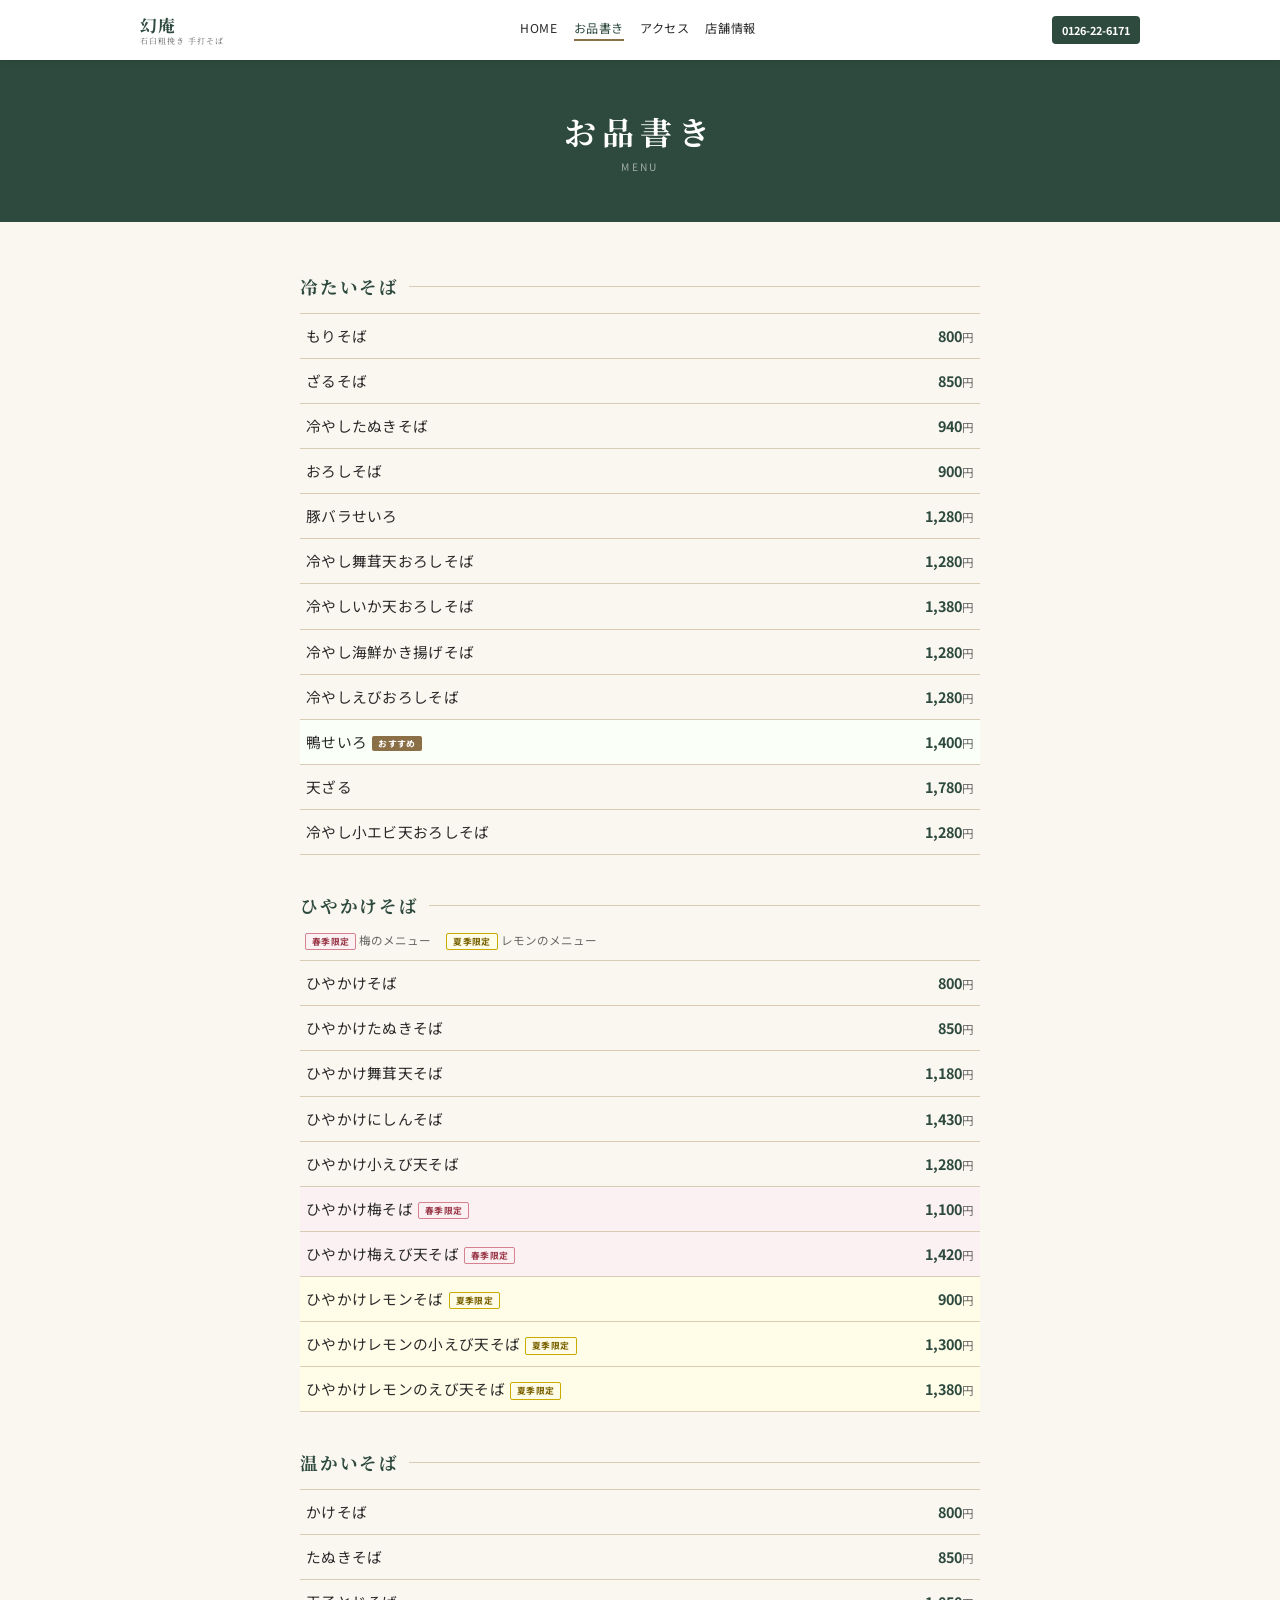
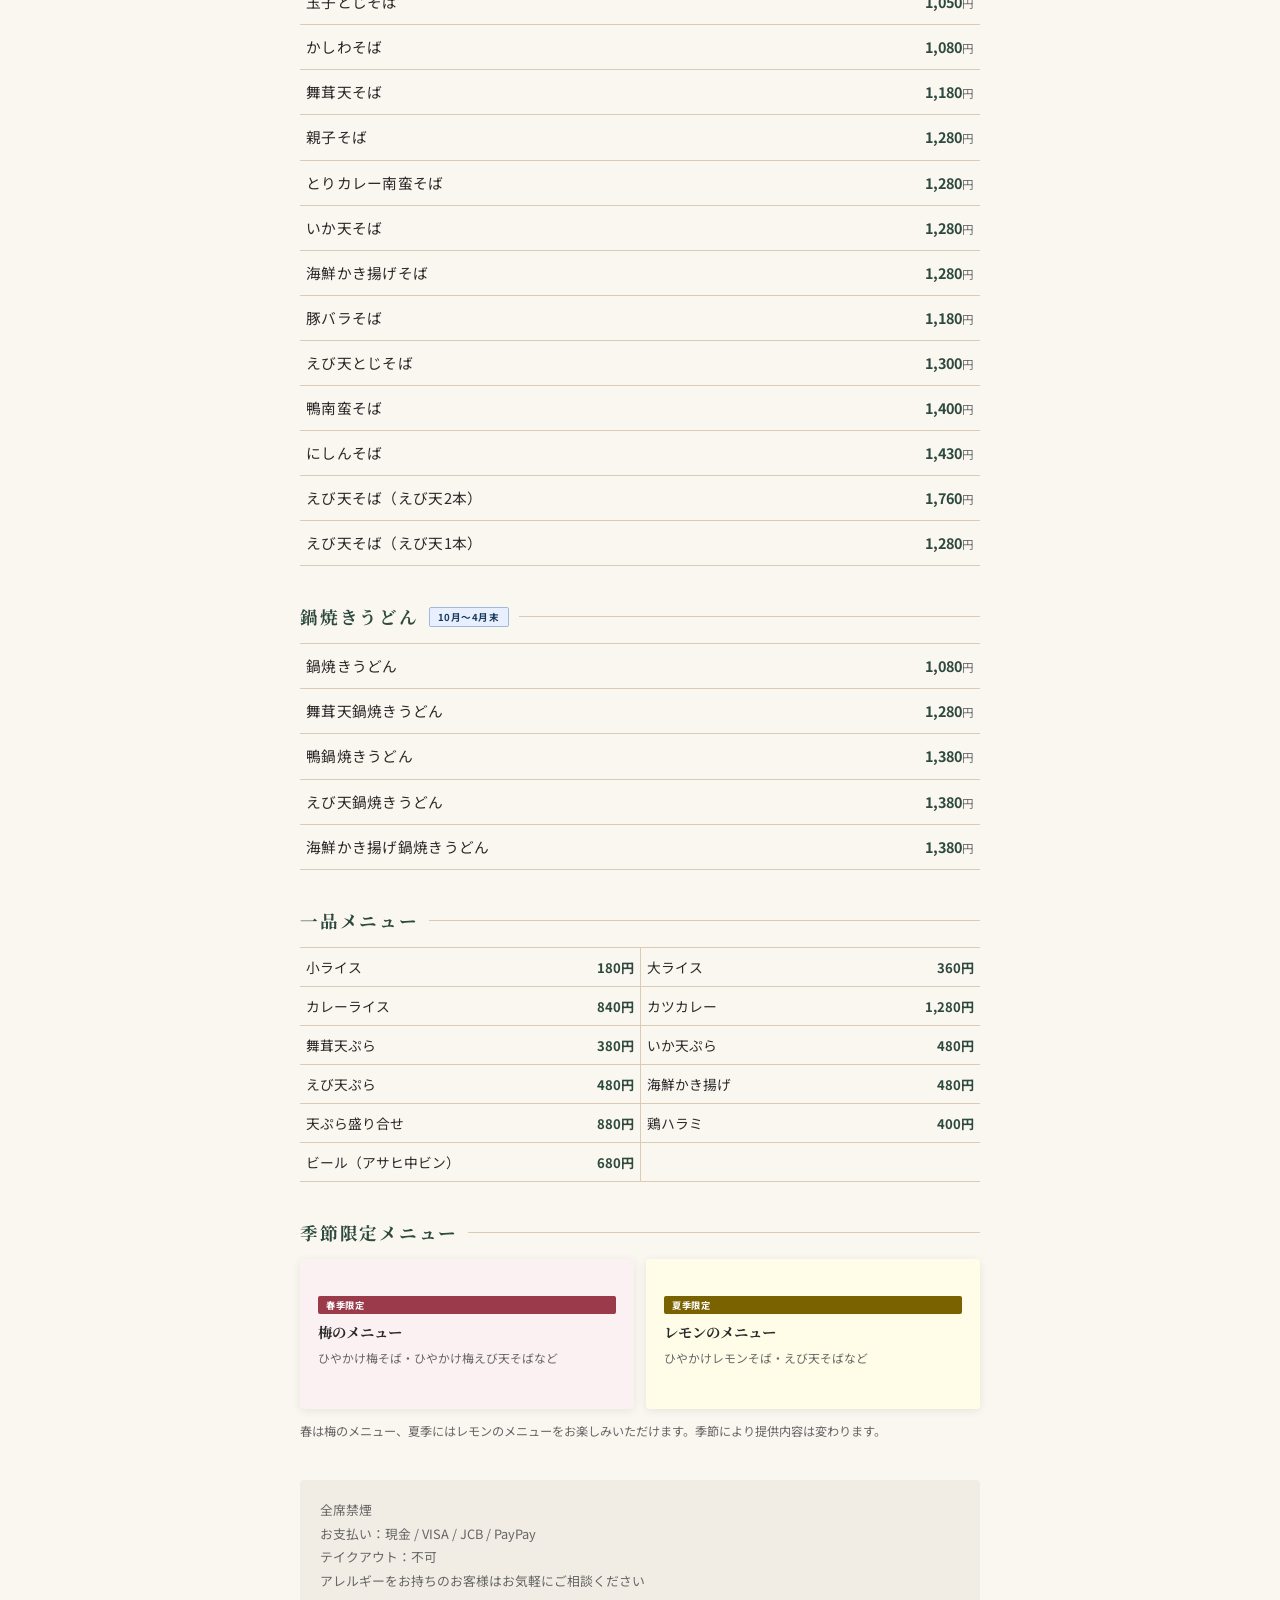
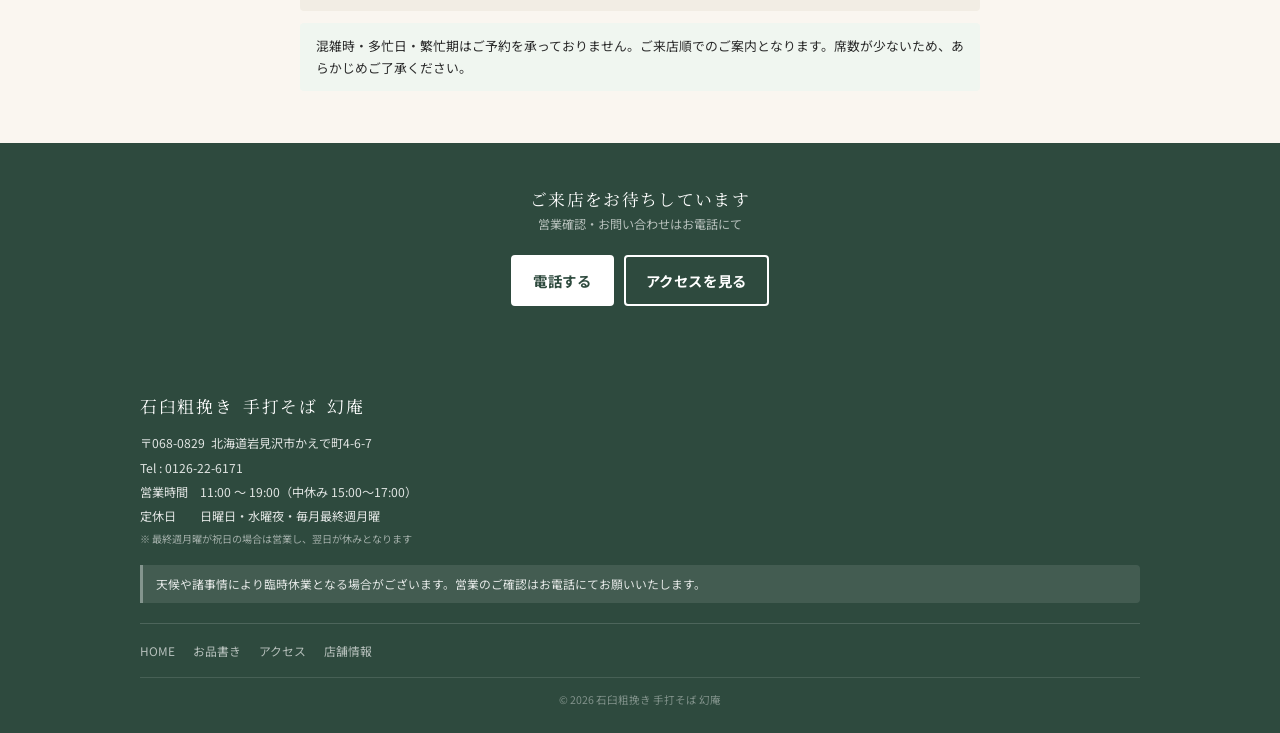
<file: menu.html>
<!DOCTYPE html>
<html lang="ja">
<head>
  <meta charset="UTF-8">
  <meta name="viewport" content="width=device-width, initial-scale=1.0">
  <title>お品書き｜石臼粗挽き 手打そば 幻庵</title>
  <meta name="description" content="石臼粗挽き 手打そば 幻庵のお品書き。冷たいそば、ひやかけそば、温かいそば、鍋焼きうどん、一品メニュー、季節限定メニューをご案内します。">
  <link rel="preconnect" href="https://fonts.googleapis.com">
  <link rel="preconnect" href="https://fonts.gstatic.com" crossorigin>
  <link href="https://fonts.googleapis.com/css2?family=Noto+Sans+JP:wght@400;500;700&family=Noto+Serif+JP:wght@400;600;700&display=swap" rel="stylesheet">
  <link rel="stylesheet" href="css/style.css">
</head>
<body>
  <header class="hdr">
    <div class="hdr-in container">
      <a href="index.html" class="logo">幻庵<small>石臼粗挽き 手打そば</small></a>
      <nav class="nav" aria-label="グローバルナビゲーション">
        <a href="index.html">HOME</a>
        <a href="menu.html" class="on">お品書き</a>
        <a href="access.html">アクセス</a>
        <a href="info.html">店舗情報</a>
      </nav>
      <div class="hdr-actions">
        <a href="tel:0126-22-6171" class="hdr-tel">0126-22-6171</a>
        <button type="button" class="hamburger" id="hamburgerBtn" aria-label="メニューを開閉" aria-expanded="false" aria-controls="mobileMenu">
          <span></span>
          <span></span>
          <span></span>
        </button>
      </div>
    </div>
    <nav class="mobile-menu" id="mobileMenu" aria-label="モバイルメニュー" aria-hidden="true">
      <div class="mobile-menu__inner container">
        <a href="index.html" class="mobile-menu__link">HOME</a>
        <a href="menu.html" class="mobile-menu__link on">お品書き</a>
        <a href="access.html" class="mobile-menu__link">アクセス</a>
        <a href="info.html" class="mobile-menu__link">店舗情報</a>
        <a href="tel:0126-22-6171" class="btn btn-p btn-full">電話する</a>
      </div>
    </nav>
  </header>

  <main>
    <div class="page-hero">
      <h1 class="page-hero-title">お品書き</h1>
      <p class="page-hero-en">MENU</p>
    </div>

    <section class="sec">
      <div class="container container--compact">

        <div class="menu-cat">
          <div class="menu-cat-hdr"><h2 class="menu-cat-title">冷たいそば</h2><div class="menu-cat-rule"></div></div>
          <ul class="menu-list">
            <li class="menu-item"><div class="mi-name">もりそば</div><span class="mi-price">800<span class="yen">円</span></span></li>
            <li class="menu-item"><div class="mi-name">ざるそば</div><span class="mi-price">850<span class="yen">円</span></span></li>
            <li class="menu-item"><div class="mi-name">冷やしたぬきそば</div><span class="mi-price">940<span class="yen">円</span></span></li>
            <li class="menu-item"><div class="mi-name">おろしそば</div><span class="mi-price">900<span class="yen">円</span></span></li>
            <li class="menu-item"><div class="mi-name">豚バラせいろ</div><span class="mi-price">1,280<span class="yen">円</span></span></li>
            <li class="menu-item"><div class="mi-name">冷やし舞茸天おろしそば</div><span class="mi-price">1,280<span class="yen">円</span></span></li>
            <li class="menu-item"><div class="mi-name">冷やしいか天おろしそば</div><span class="mi-price">1,380<span class="yen">円</span></span></li>
            <li class="menu-item"><div class="mi-name">冷やし海鮮かき揚げそば</div><span class="mi-price">1,280<span class="yen">円</span></span></li>
            <li class="menu-item"><div class="mi-name">冷やしえびおろしそば</div><span class="mi-price">1,280<span class="yen">円</span></span></li>
            <li class="menu-item rec"><div class="mi-name">鴨せいろ<span class="badge-rec">おすすめ</span></div><span class="mi-price">1,400<span class="yen">円</span></span></li>
            <li class="menu-item"><div class="mi-name">天ざる</div><span class="mi-price">1,780<span class="yen">円</span></span></li>
            <li class="menu-item"><div class="mi-name">冷やし小エビ天おろしそば</div><span class="mi-price">1,280<span class="yen">円</span></span></li>
          </ul>
        </div>

        <div class="menu-cat">
          <div class="menu-cat-hdr"><h2 class="menu-cat-title">ひやかけそば</h2><div class="menu-cat-rule"></div></div>
          <div class="season-inline">
            <span><span class="badge-sp">春季限定</span> 梅のメニュー</span>
            <span><span class="badge-su">夏季限定</span> レモンのメニュー</span>
          </div>
          <ul class="menu-list">
            <li class="menu-item"><div class="mi-name">ひやかけそば</div><span class="mi-price">800<span class="yen">円</span></span></li>
            <li class="menu-item"><div class="mi-name">ひやかけたぬきそば</div><span class="mi-price">850<span class="yen">円</span></span></li>
            <li class="menu-item"><div class="mi-name">ひやかけ舞茸天そば</div><span class="mi-price">1,180<span class="yen">円</span></span></li>
            <li class="menu-item"><div class="mi-name">ひやかけにしんそば</div><span class="mi-price">1,430<span class="yen">円</span></span></li>
            <li class="menu-item"><div class="mi-name">ひやかけ小えび天そば</div><span class="mi-price">1,280<span class="yen">円</span></span></li>
            <li class="menu-item s-ume"><div class="mi-name">ひやかけ梅そば<span class="badge-sp">春季限定</span></div><span class="mi-price">1,100<span class="yen">円</span></span></li>
            <li class="menu-item s-ume"><div class="mi-name">ひやかけ梅えび天そば<span class="badge-sp">春季限定</span></div><span class="mi-price">1,420<span class="yen">円</span></span></li>
            <li class="menu-item s-lemon"><div class="mi-name">ひやかけレモンそば<span class="badge-su">夏季限定</span></div><span class="mi-price">900<span class="yen">円</span></span></li>
            <li class="menu-item s-lemon"><div class="mi-name">ひやかけレモンの小えび天そば<span class="badge-su">夏季限定</span></div><span class="mi-price">1,300<span class="yen">円</span></span></li>
            <li class="menu-item s-lemon"><div class="mi-name">ひやかけレモンのえび天そば<span class="badge-su">夏季限定</span></div><span class="mi-price">1,380<span class="yen">円</span></span></li>
          </ul>
        </div>

        <div class="menu-cat">
          <div class="menu-cat-hdr"><h2 class="menu-cat-title">温かいそば</h2><div class="menu-cat-rule"></div></div>
          <ul class="menu-list">
            <li class="menu-item"><div class="mi-name">かけそば</div><span class="mi-price">800<span class="yen">円</span></span></li>
            <li class="menu-item"><div class="mi-name">たぬきそば</div><span class="mi-price">850<span class="yen">円</span></span></li>
            <li class="menu-item"><div class="mi-name">玉子とじそば</div><span class="mi-price">1,050<span class="yen">円</span></span></li>
            <li class="menu-item"><div class="mi-name">かしわそば</div><span class="mi-price">1,080<span class="yen">円</span></span></li>
            <li class="menu-item"><div class="mi-name">舞茸天そば</div><span class="mi-price">1,180<span class="yen">円</span></span></li>
            <li class="menu-item"><div class="mi-name">親子そば</div><span class="mi-price">1,280<span class="yen">円</span></span></li>
            <li class="menu-item"><div class="mi-name">とりカレー南蛮そば</div><span class="mi-price">1,280<span class="yen">円</span></span></li>
            <li class="menu-item"><div class="mi-name">いか天そば</div><span class="mi-price">1,280<span class="yen">円</span></span></li>
            <li class="menu-item"><div class="mi-name">海鮮かき揚げそば</div><span class="mi-price">1,280<span class="yen">円</span></span></li>
            <li class="menu-item"><div class="mi-name">豚バラそば</div><span class="mi-price">1,180<span class="yen">円</span></span></li>
            <li class="menu-item"><div class="mi-name">えび天とじそば</div><span class="mi-price">1,300<span class="yen">円</span></span></li>
            <li class="menu-item"><div class="mi-name">鴨南蛮そば</div><span class="mi-price">1,400<span class="yen">円</span></span></li>
            <li class="menu-item"><div class="mi-name">にしんそば</div><span class="mi-price">1,430<span class="yen">円</span></span></li>
            <li class="menu-item"><div class="mi-name">えび天そば（えび天2本）</div><span class="mi-price">1,760<span class="yen">円</span></span></li>
            <li class="menu-item"><div class="mi-name">えび天そば（えび天1本）</div><span class="mi-price">1,280<span class="yen">円</span></span></li>
          </ul>
        </div>

        <div class="menu-cat">
          <div class="menu-cat-hdr">
            <h2 class="menu-cat-title">鍋焼きうどん</h2>
            <span class="nabe-tag">10月〜4月末</span>
            <div class="menu-cat-rule"></div>
          </div>
          <ul class="menu-list">
            <li class="menu-item"><div class="mi-name">鍋焼きうどん</div><span class="mi-price">1,080<span class="yen">円</span></span></li>
            <li class="menu-item"><div class="mi-name">舞茸天鍋焼きうどん</div><span class="mi-price">1,280<span class="yen">円</span></span></li>
            <li class="menu-item"><div class="mi-name">鴨鍋焼きうどん</div><span class="mi-price">1,380<span class="yen">円</span></span></li>
            <li class="menu-item"><div class="mi-name">えび天鍋焼きうどん</div><span class="mi-price">1,380<span class="yen">円</span></span></li>
            <li class="menu-item"><div class="mi-name">海鮮かき揚げ鍋焼きうどん</div><span class="mi-price">1,380<span class="yen">円</span></span></li>
          </ul>
        </div>

        <div class="menu-cat">
          <div class="menu-cat-hdr"><h2 class="menu-cat-title">一品メニュー</h2><div class="menu-cat-rule"></div></div>
          <div class="ippin-grid">
            <div class="ippin-item"><span class="ippin-name">小ライス</span><span class="ippin-price">180円</span></div>
            <div class="ippin-item"><span class="ippin-name">大ライス</span><span class="ippin-price">360円</span></div>
            <div class="ippin-item"><span class="ippin-name">カレーライス</span><span class="ippin-price">840円</span></div>
            <div class="ippin-item"><span class="ippin-name">カツカレー</span><span class="ippin-price">1,280円</span></div>
            <div class="ippin-item"><span class="ippin-name">舞茸天ぷら</span><span class="ippin-price">380円</span></div>
            <div class="ippin-item"><span class="ippin-name">いか天ぷら</span><span class="ippin-price">480円</span></div>
            <div class="ippin-item"><span class="ippin-name">えび天ぷら</span><span class="ippin-price">480円</span></div>
            <div class="ippin-item"><span class="ippin-name">海鮮かき揚げ</span><span class="ippin-price">480円</span></div>
            <div class="ippin-item"><span class="ippin-name">天ぷら盛り合せ</span><span class="ippin-price">880円</span></div>
            <div class="ippin-item"><span class="ippin-name">鶏ハラミ</span><span class="ippin-price">400円</span></div>
            <div class="ippin-item"><span class="ippin-name">ビール（アサヒ中ビン）</span><span class="ippin-price">680円</span></div>
            <div class="ippin-item"><span class="ippin-name">　</span><span class="ippin-price">　</span></div>
          </div>
        </div>

        <div class="menu-cat">
          <div class="menu-cat-hdr"><h2 class="menu-cat-title">季節限定メニュー</h2><div class="menu-cat-rule"></div></div>
          <div class="season-grid season-grid--compact">
            <div class="season-card">
              <div class="season-card__body season-card__body--plain season-card__body--ume"><span class="badge-spring">春季限定</span><h3 class="season-card__name season-card__name--small">梅のメニュー</h3><p class="season-card__desc season-card__desc--small">ひやかけ梅そば・ひやかけ梅えび天そばなど</p></div>
            </div>
            <div class="season-card">
              <div class="season-card__body season-card__body--plain season-card__body--lemon"><span class="badge-summer">夏季限定</span><h3 class="season-card__name season-card__name--small">レモンのメニュー</h3><p class="season-card__desc season-card__desc--small">ひやかけレモンそば・えび天そばなど</p></div>
            </div>
          </div>
          <p class="season-note season-note--menu">春は梅のメニュー、夏季にはレモンのメニューをお楽しみいただけます。季節により提供内容は変わります。</p>
        </div>

        <div class="menu-note">
          <p>全席禁煙</p>
          <p>お支払い：現金 / VISA / JCB / PayPay</p>
          <p>テイクアウト：不可</p>
          <p>アレルギーをお持ちのお客様はお気軽にご相談ください</p>
        </div>
        <div class="yoyaku-note">混雑時・多忙日・繁忙期はご予約を承っておりません。ご来店順でのご案内となります。席数が少ないため、あらかじめご了承ください。</div>
      </div>
    </section>

    <section class="cta-bar">
      <div class="container container--compact">
        <p class="cta-bar__title">ご来店をお待ちしています</p>
        <p class="cta-bar__sub">営業確認・お問い合わせはお電話にて</p>
        <div class="cta-bar__btns">
          <a href="tel:0126-22-6171" class="btn btn-w">電話する</a>
          <a href="access.html" class="btn btn-ow">アクセスを見る</a>
        </div>
      </div>
    </section>
  </main>

  <footer class="ftr">
    <div class="container">
      <p class="ftr-name">石臼粗挽き&ensp;手打そば&ensp;幻庵</p>
      <div class="ftr-info">
        <p>〒068-0829&ensp;北海道岩見沢市かえで町4-6-7</p>
        <p>Tel : 0126-22-6171</p>
        <p>営業時間&emsp;11:00 〜 19:00（中休み 15:00〜17:00）</p>
        <p>定休日&emsp;&emsp;日曜日・水曜夜・毎月最終週月曜</p>
        <small>※ 最終週月曜が祝日の場合は営業し、翌日が休みとなります</small>
      </div>
      <div class="ftr-notice">天候や諸事情により臨時休業となる場合がございます。営業のご確認はお電話にてお願いいたします。</div>
      <nav class="ftr-nav" aria-label="フッターナビゲーション">
        <a href="index.html">HOME</a>
        <a href="menu.html">お品書き</a>
        <a href="access.html">アクセス</a>
        <a href="info.html">店舗情報</a>
      </nav>
      <p class="ftr-copy">&copy; 2026 石臼粗挽き 手打そば 幻庵</p>
    </div>
  </footer>

  <script src="js/script.js"></script>
</body>
</html>
</file>
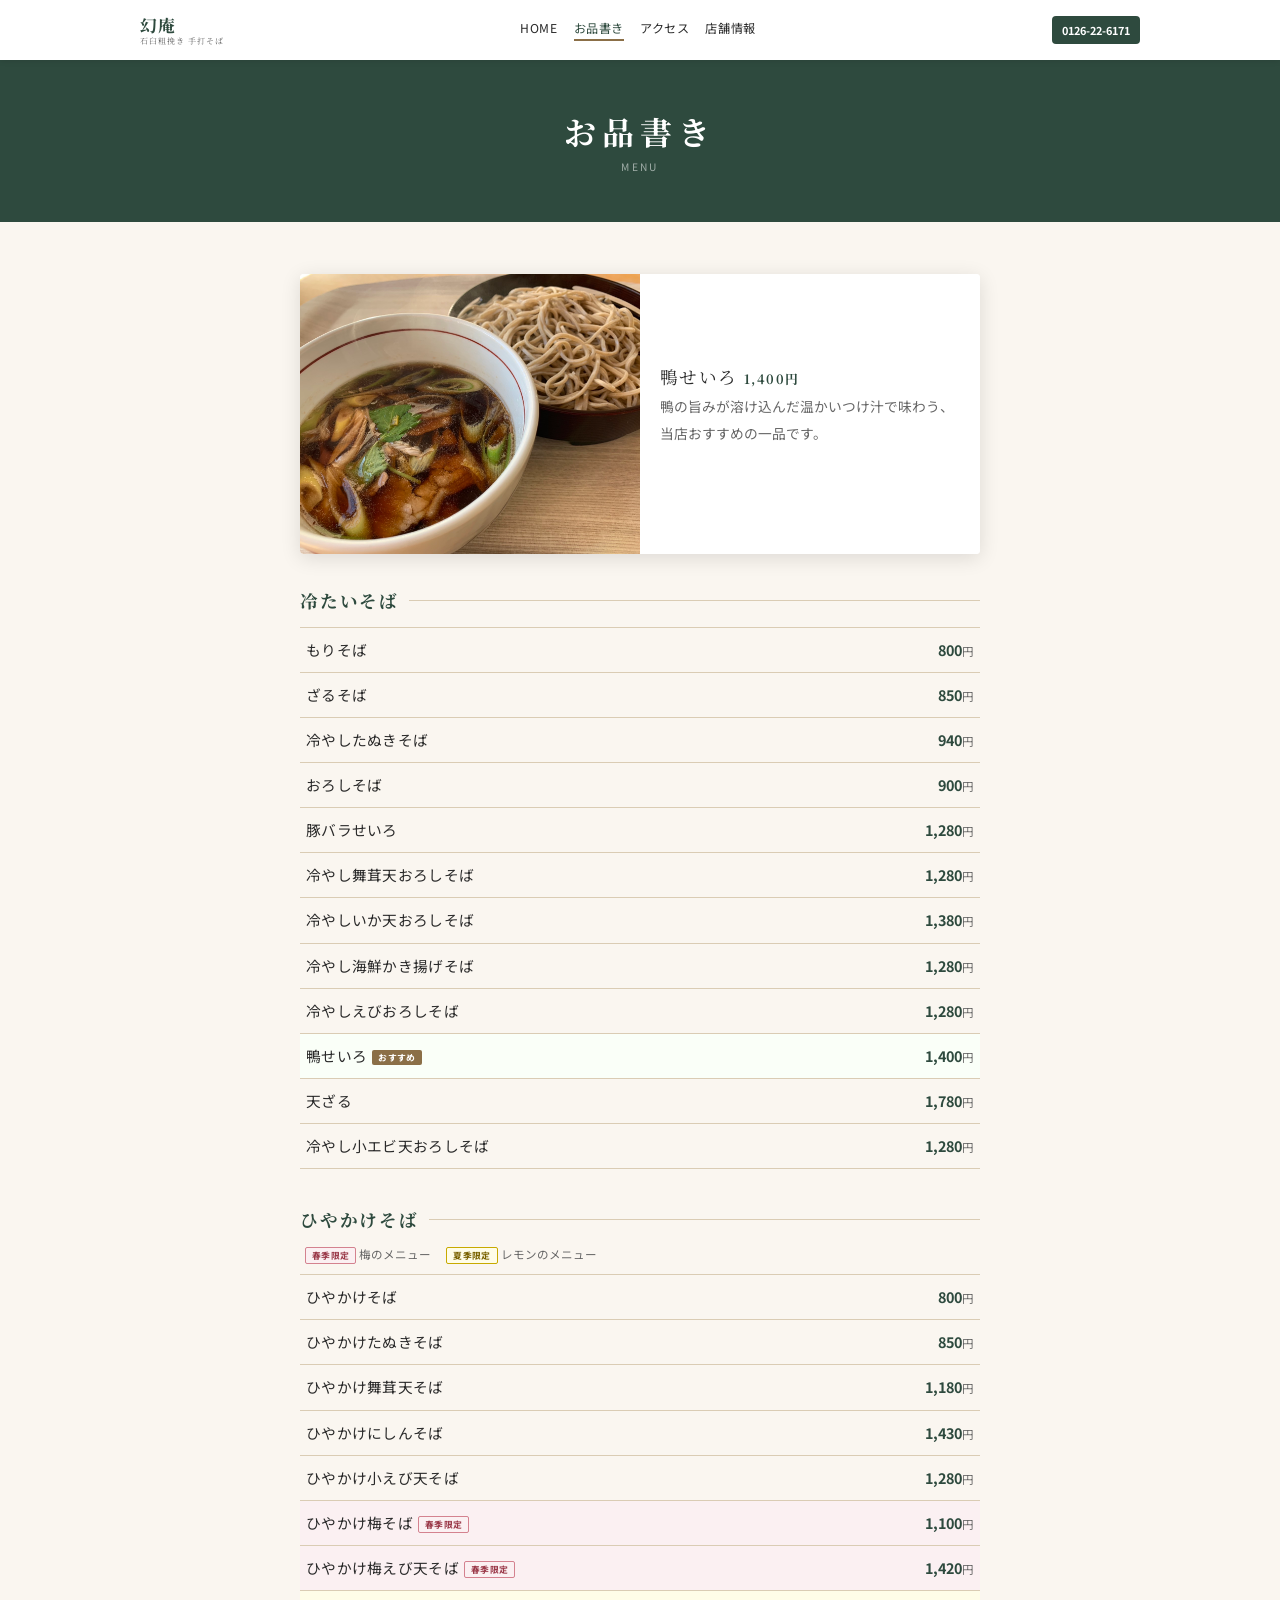
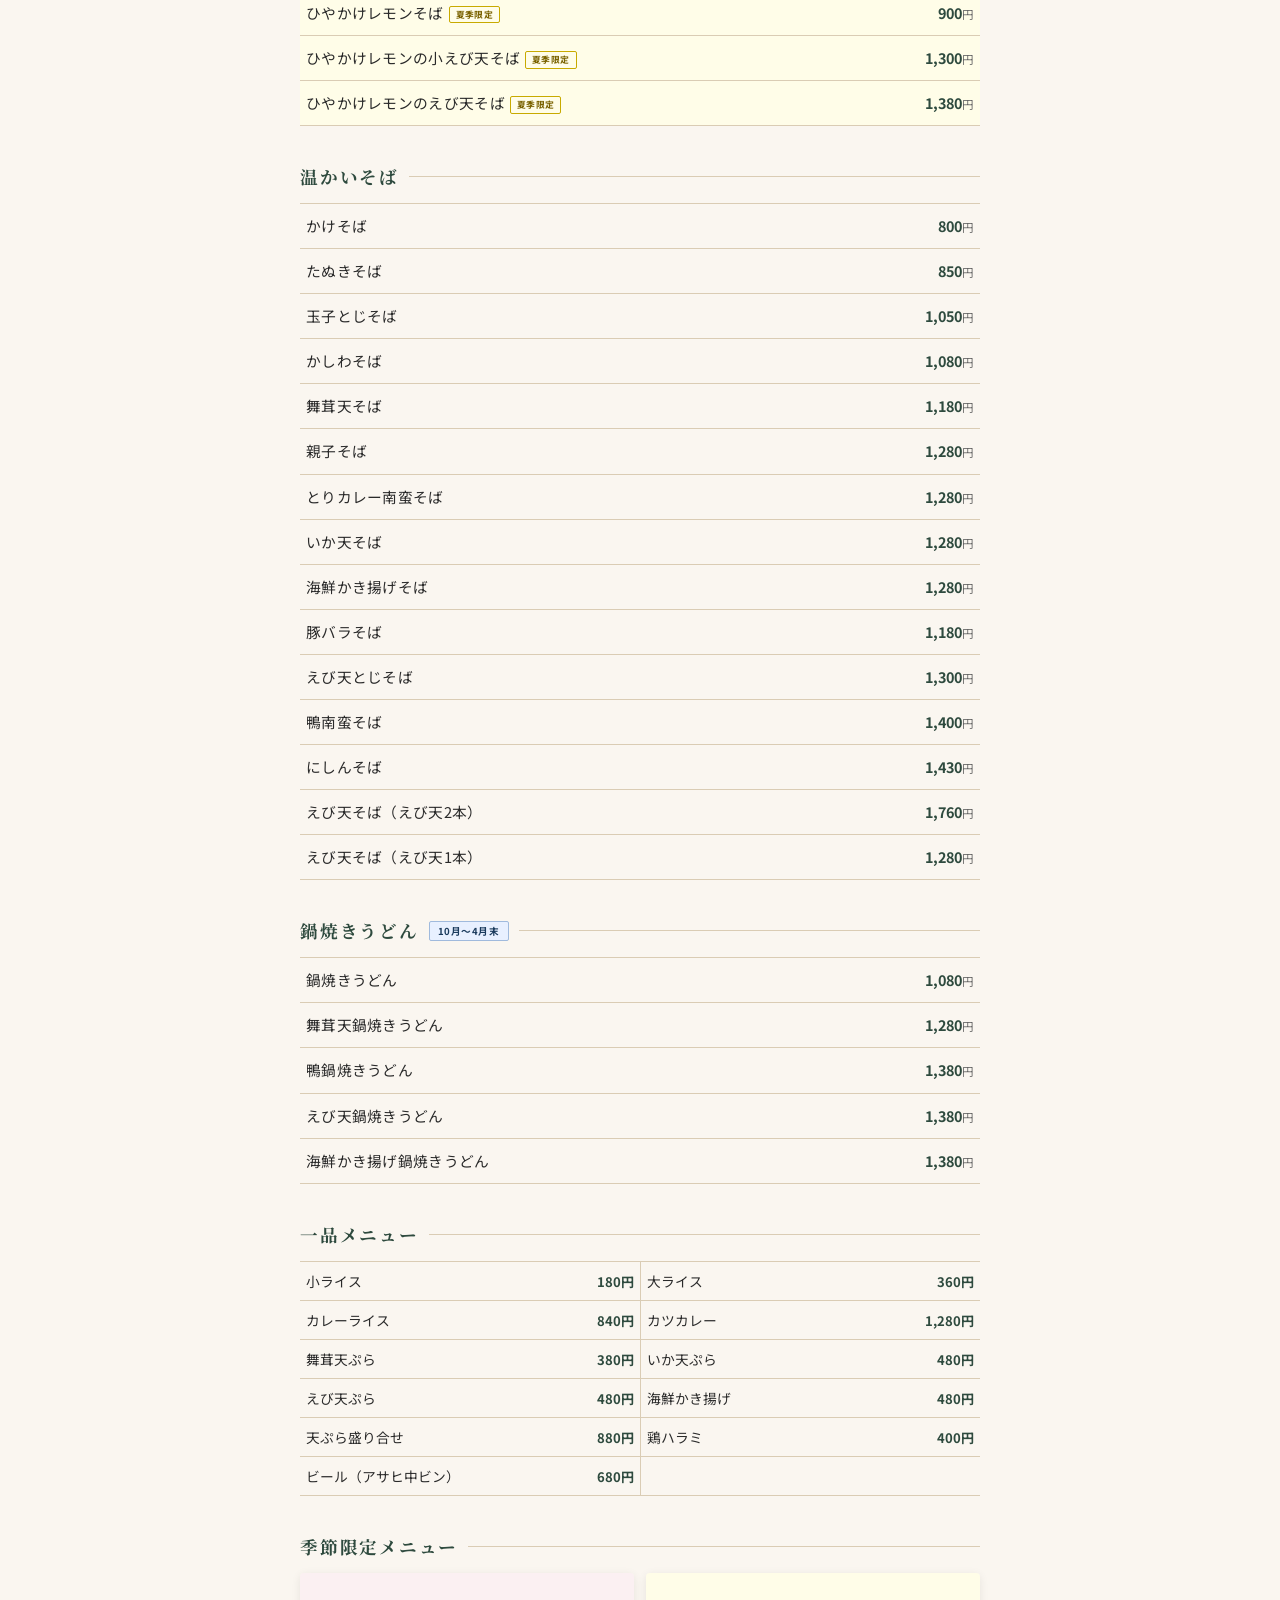
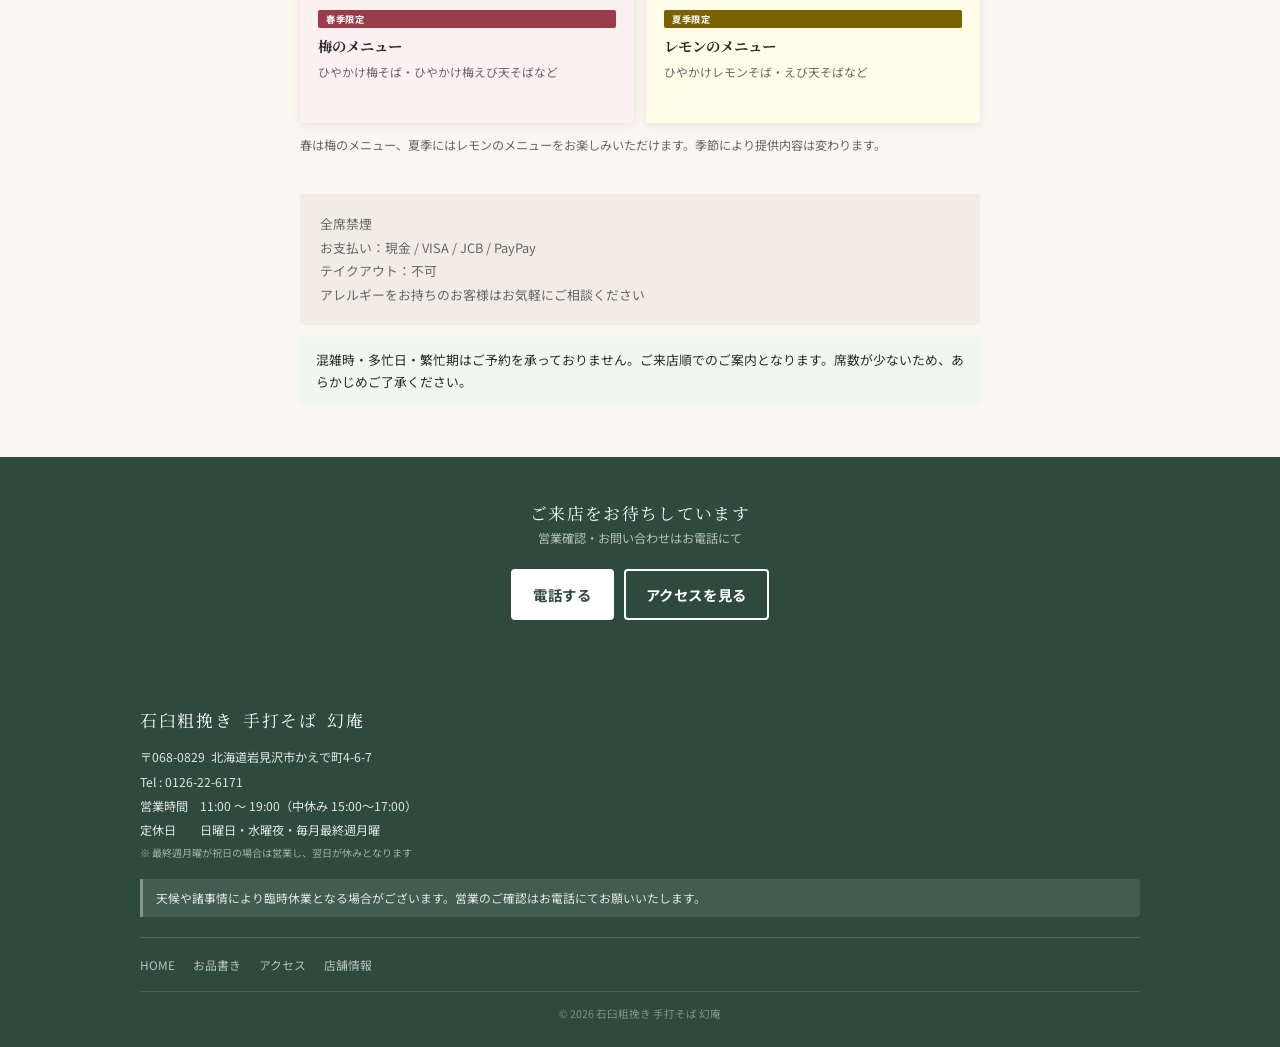
<file: genan-site-final/menu.html>
<!DOCTYPE html>
<html lang="ja">
<head>
  <meta charset="UTF-8">
  <meta name="viewport" content="width=device-width, initial-scale=1.0">
  <title>お品書き｜石臼粗挽き 手打そば 幻庵</title>
  <meta name="description" content="石臼粗挽き 手打そば 幻庵のお品書き。冷たいそば、ひやかけそば、温かいそば、鍋焼きうどん、一品メニュー、季節限定メニューをご案内します。">
  <link rel="preconnect" href="https://fonts.googleapis.com">
  <link rel="preconnect" href="https://fonts.gstatic.com" crossorigin>
  <link href="https://fonts.googleapis.com/css2?family=Noto+Sans+JP:wght@400;500;700&family=Noto+Serif+JP:wght@400;600;700&display=swap" rel="stylesheet">
  <link rel="stylesheet" href="css/style.css">
</head>
<body>
  <header class="hdr">
    <div class="hdr-in container">
      <a href="index.html" class="logo">幻庵<small>石臼粗挽き 手打そば</small></a>
      <nav class="nav" aria-label="グローバルナビゲーション">
        <a href="index.html">HOME</a>
        <a href="menu.html" class="on">お品書き</a>
        <a href="access.html">アクセス</a>
        <a href="info.html">店舗情報</a>
      </nav>
      <div class="hdr-actions">
        <a href="tel:0126-22-6171" class="hdr-tel">0126-22-6171</a>
        <button type="button" class="hamburger" id="hamburgerBtn" aria-label="メニューを開閉" aria-expanded="false" aria-controls="mobileMenu">
          <span></span>
          <span></span>
          <span></span>
        </button>
      </div>
    </div>
    <nav class="mobile-menu" id="mobileMenu" aria-label="モバイルメニュー" aria-hidden="true">
      <div class="mobile-menu__inner container">
        <a href="index.html" class="mobile-menu__link">HOME</a>
        <a href="menu.html" class="mobile-menu__link on">お品書き</a>
        <a href="access.html" class="mobile-menu__link">アクセス</a>
        <a href="info.html" class="mobile-menu__link">店舗情報</a>
        <a href="tel:0126-22-6171" class="btn btn-p btn-full">電話する</a>
      </div>
    </nav>
  </header>

  <main>
    <div class="page-hero">
      <h1 class="page-hero-title">お品書き</h1>
      <p class="page-hero-en">MENU</p>
    </div>

    <section class="sec">
      <div class="container container--compact">
        <div class="feature-card feature-card--menu">
          <div class="feature-card__photo">
            <img src="images/kamo-seiro.jpg" alt="幻庵のおすすめメニュー 鴨せいろ">
          </div>
          <div class="feature-card__body feature-card__body--menu">
            <div class="feature-card__title feature-card__title--menu">鴨せいろ <span class="feature-card__price-inline">1,400円</span></div>
            <p class="feature-card__desc">鴨の旨みが溶け込んだ温かいつけ汁で味わう、当店おすすめの一品です。</p>
          </div>
        </div>

        <div class="menu-cat">
          <div class="menu-cat-hdr"><h2 class="menu-cat-title">冷たいそば</h2><div class="menu-cat-rule"></div></div>
          <ul class="menu-list">
            <li class="menu-item"><div class="mi-name">もりそば</div><span class="mi-price">800<span class="yen">円</span></span></li>
            <li class="menu-item"><div class="mi-name">ざるそば</div><span class="mi-price">850<span class="yen">円</span></span></li>
            <li class="menu-item"><div class="mi-name">冷やしたぬきそば</div><span class="mi-price">940<span class="yen">円</span></span></li>
            <li class="menu-item"><div class="mi-name">おろしそば</div><span class="mi-price">900<span class="yen">円</span></span></li>
            <li class="menu-item"><div class="mi-name">豚バラせいろ</div><span class="mi-price">1,280<span class="yen">円</span></span></li>
            <li class="menu-item"><div class="mi-name">冷やし舞茸天おろしそば</div><span class="mi-price">1,280<span class="yen">円</span></span></li>
            <li class="menu-item"><div class="mi-name">冷やしいか天おろしそば</div><span class="mi-price">1,380<span class="yen">円</span></span></li>
            <li class="menu-item"><div class="mi-name">冷やし海鮮かき揚げそば</div><span class="mi-price">1,280<span class="yen">円</span></span></li>
            <li class="menu-item"><div class="mi-name">冷やしえびおろしそば</div><span class="mi-price">1,280<span class="yen">円</span></span></li>
            <li class="menu-item rec"><div class="mi-name">鴨せいろ<span class="badge-rec">おすすめ</span></div><span class="mi-price">1,400<span class="yen">円</span></span></li>
            <li class="menu-item"><div class="mi-name">天ざる</div><span class="mi-price">1,780<span class="yen">円</span></span></li>
            <li class="menu-item"><div class="mi-name">冷やし小エビ天おろしそば</div><span class="mi-price">1,280<span class="yen">円</span></span></li>
          </ul>
        </div>

        <div class="menu-cat">
          <div class="menu-cat-hdr"><h2 class="menu-cat-title">ひやかけそば</h2><div class="menu-cat-rule"></div></div>
          <div class="season-inline">
            <span><span class="badge-sp">春季限定</span> 梅のメニュー</span>
            <span><span class="badge-su">夏季限定</span> レモンのメニュー</span>
          </div>
          <ul class="menu-list">
            <li class="menu-item"><div class="mi-name">ひやかけそば</div><span class="mi-price">800<span class="yen">円</span></span></li>
            <li class="menu-item"><div class="mi-name">ひやかけたぬきそば</div><span class="mi-price">850<span class="yen">円</span></span></li>
            <li class="menu-item"><div class="mi-name">ひやかけ舞茸天そば</div><span class="mi-price">1,180<span class="yen">円</span></span></li>
            <li class="menu-item"><div class="mi-name">ひやかけにしんそば</div><span class="mi-price">1,430<span class="yen">円</span></span></li>
            <li class="menu-item"><div class="mi-name">ひやかけ小えび天そば</div><span class="mi-price">1,280<span class="yen">円</span></span></li>
            <li class="menu-item s-ume"><div class="mi-name">ひやかけ梅そば<span class="badge-sp">春季限定</span></div><span class="mi-price">1,100<span class="yen">円</span></span></li>
            <li class="menu-item s-ume"><div class="mi-name">ひやかけ梅えび天そば<span class="badge-sp">春季限定</span></div><span class="mi-price">1,420<span class="yen">円</span></span></li>
            <li class="menu-item s-lemon"><div class="mi-name">ひやかけレモンそば<span class="badge-su">夏季限定</span></div><span class="mi-price">900<span class="yen">円</span></span></li>
            <li class="menu-item s-lemon"><div class="mi-name">ひやかけレモンの小えび天そば<span class="badge-su">夏季限定</span></div><span class="mi-price">1,300<span class="yen">円</span></span></li>
            <li class="menu-item s-lemon"><div class="mi-name">ひやかけレモンのえび天そば<span class="badge-su">夏季限定</span></div><span class="mi-price">1,380<span class="yen">円</span></span></li>
          </ul>
        </div>

        <div class="menu-cat">
          <div class="menu-cat-hdr"><h2 class="menu-cat-title">温かいそば</h2><div class="menu-cat-rule"></div></div>
          <ul class="menu-list">
            <li class="menu-item"><div class="mi-name">かけそば</div><span class="mi-price">800<span class="yen">円</span></span></li>
            <li class="menu-item"><div class="mi-name">たぬきそば</div><span class="mi-price">850<span class="yen">円</span></span></li>
            <li class="menu-item"><div class="mi-name">玉子とじそば</div><span class="mi-price">1,050<span class="yen">円</span></span></li>
            <li class="menu-item"><div class="mi-name">かしわそば</div><span class="mi-price">1,080<span class="yen">円</span></span></li>
            <li class="menu-item"><div class="mi-name">舞茸天そば</div><span class="mi-price">1,180<span class="yen">円</span></span></li>
            <li class="menu-item"><div class="mi-name">親子そば</div><span class="mi-price">1,280<span class="yen">円</span></span></li>
            <li class="menu-item"><div class="mi-name">とりカレー南蛮そば</div><span class="mi-price">1,280<span class="yen">円</span></span></li>
            <li class="menu-item"><div class="mi-name">いか天そば</div><span class="mi-price">1,280<span class="yen">円</span></span></li>
            <li class="menu-item"><div class="mi-name">海鮮かき揚げそば</div><span class="mi-price">1,280<span class="yen">円</span></span></li>
            <li class="menu-item"><div class="mi-name">豚バラそば</div><span class="mi-price">1,180<span class="yen">円</span></span></li>
            <li class="menu-item"><div class="mi-name">えび天とじそば</div><span class="mi-price">1,300<span class="yen">円</span></span></li>
            <li class="menu-item"><div class="mi-name">鴨南蛮そば</div><span class="mi-price">1,400<span class="yen">円</span></span></li>
            <li class="menu-item"><div class="mi-name">にしんそば</div><span class="mi-price">1,430<span class="yen">円</span></span></li>
            <li class="menu-item"><div class="mi-name">えび天そば（えび天2本）</div><span class="mi-price">1,760<span class="yen">円</span></span></li>
            <li class="menu-item"><div class="mi-name">えび天そば（えび天1本）</div><span class="mi-price">1,280<span class="yen">円</span></span></li>
          </ul>
        </div>

        <div class="menu-cat">
          <div class="menu-cat-hdr">
            <h2 class="menu-cat-title">鍋焼きうどん</h2>
            <span class="nabe-tag">10月〜4月末</span>
            <div class="menu-cat-rule"></div>
          </div>
          <ul class="menu-list">
            <li class="menu-item"><div class="mi-name">鍋焼きうどん</div><span class="mi-price">1,080<span class="yen">円</span></span></li>
            <li class="menu-item"><div class="mi-name">舞茸天鍋焼きうどん</div><span class="mi-price">1,280<span class="yen">円</span></span></li>
            <li class="menu-item"><div class="mi-name">鴨鍋焼きうどん</div><span class="mi-price">1,380<span class="yen">円</span></span></li>
            <li class="menu-item"><div class="mi-name">えび天鍋焼きうどん</div><span class="mi-price">1,380<span class="yen">円</span></span></li>
            <li class="menu-item"><div class="mi-name">海鮮かき揚げ鍋焼きうどん</div><span class="mi-price">1,380<span class="yen">円</span></span></li>
          </ul>
        </div>

        <div class="menu-cat">
          <div class="menu-cat-hdr"><h2 class="menu-cat-title">一品メニュー</h2><div class="menu-cat-rule"></div></div>
          <div class="ippin-grid">
            <div class="ippin-item"><span class="ippin-name">小ライス</span><span class="ippin-price">180円</span></div>
            <div class="ippin-item"><span class="ippin-name">大ライス</span><span class="ippin-price">360円</span></div>
            <div class="ippin-item"><span class="ippin-name">カレーライス</span><span class="ippin-price">840円</span></div>
            <div class="ippin-item"><span class="ippin-name">カツカレー</span><span class="ippin-price">1,280円</span></div>
            <div class="ippin-item"><span class="ippin-name">舞茸天ぷら</span><span class="ippin-price">380円</span></div>
            <div class="ippin-item"><span class="ippin-name">いか天ぷら</span><span class="ippin-price">480円</span></div>
            <div class="ippin-item"><span class="ippin-name">えび天ぷら</span><span class="ippin-price">480円</span></div>
            <div class="ippin-item"><span class="ippin-name">海鮮かき揚げ</span><span class="ippin-price">480円</span></div>
            <div class="ippin-item"><span class="ippin-name">天ぷら盛り合せ</span><span class="ippin-price">880円</span></div>
            <div class="ippin-item"><span class="ippin-name">鶏ハラミ</span><span class="ippin-price">400円</span></div>
            <div class="ippin-item"><span class="ippin-name">ビール（アサヒ中ビン）</span><span class="ippin-price">680円</span></div>
            <div class="ippin-item"><span class="ippin-name">　</span><span class="ippin-price">　</span></div>
          </div>
        </div>

        <div class="menu-cat">
          <div class="menu-cat-hdr"><h2 class="menu-cat-title">季節限定メニュー</h2><div class="menu-cat-rule"></div></div>
          <div class="season-grid season-grid--compact">
            <div class="season-card">
              <div class="season-card__body season-card__body--plain season-card__body--ume"><span class="badge-spring">春季限定</span><h3 class="season-card__name season-card__name--small">梅のメニュー</h3><p class="season-card__desc season-card__desc--small">ひやかけ梅そば・ひやかけ梅えび天そばなど</p></div>
            </div>
            <div class="season-card">
              <div class="season-card__body season-card__body--plain season-card__body--lemon"><span class="badge-summer">夏季限定</span><h3 class="season-card__name season-card__name--small">レモンのメニュー</h3><p class="season-card__desc season-card__desc--small">ひやかけレモンそば・えび天そばなど</p></div>
            </div>
          </div>
          <p class="season-note season-note--menu">春は梅のメニュー、夏季にはレモンのメニューをお楽しみいただけます。季節により提供内容は変わります。</p>
        </div>

        <div class="menu-note">
          <p>全席禁煙</p>
          <p>お支払い：現金 / VISA / JCB / PayPay</p>
          <p>テイクアウト：不可</p>
          <p>アレルギーをお持ちのお客様はお気軽にご相談ください</p>
        </div>
        <div class="yoyaku-note">混雑時・多忙日・繁忙期はご予約を承っておりません。ご来店順でのご案内となります。席数が少ないため、あらかじめご了承ください。</div>
      </div>
    </section>

    <section class="cta-bar">
      <div class="container container--compact">
        <p class="cta-bar__title">ご来店をお待ちしています</p>
        <p class="cta-bar__sub">営業確認・お問い合わせはお電話にて</p>
        <div class="cta-bar__btns">
          <a href="tel:0126-22-6171" class="btn btn-w">電話する</a>
          <a href="access.html" class="btn btn-ow">アクセスを見る</a>
        </div>
      </div>
    </section>
  </main>

  <footer class="ftr">
    <div class="container">
      <p class="ftr-name">石臼粗挽き&ensp;手打そば&ensp;幻庵</p>
      <div class="ftr-info">
        <p>〒068-0829&ensp;北海道岩見沢市かえで町4-6-7</p>
        <p>Tel : 0126-22-6171</p>
        <p>営業時間&emsp;11:00 〜 19:00（中休み 15:00〜17:00）</p>
        <p>定休日&emsp;&emsp;日曜日・水曜夜・毎月最終週月曜</p>
        <small>※ 最終週月曜が祝日の場合は営業し、翌日が休みとなります</small>
      </div>
      <div class="ftr-notice">天候や諸事情により臨時休業となる場合がございます。営業のご確認はお電話にてお願いいたします。</div>
      <nav class="ftr-nav" aria-label="フッターナビゲーション">
        <a href="index.html">HOME</a>
        <a href="menu.html">お品書き</a>
        <a href="access.html">アクセス</a>
        <a href="info.html">店舗情報</a>
      </nav>
      <p class="ftr-copy">&copy; 2026 石臼粗挽き 手打そば 幻庵</p>
    </div>
  </footer>

  <script src="js/script.js"></script>
</body>
</html>
</file>
<file: css/style.css>
@import url('https://fonts.googleapis.com/css2?family=Noto+Sans+JP:wght@400;500;700&family=Noto+Serif+JP:wght@400;600;700&display=swap');

*, *::before, *::after {
  box-sizing: border-box;
}

:root {
  --c-primary: #2E4A3E;
  --c-primary-dark: #1e3228;
  --c-secondary: #8B6F47;
  --c-accent: #C4965A;
  --c-bg: #FAF6F0;
  --c-bg-alt: #F2EDE4;
  --c-white: #FFFFFF;
  --c-text: #2A2A2A;
  --c-text-sub: #666666;
  --c-border: #DACCB4;
  --c-green-light: #E5F0E8;
  --c-ume: #9B3A4A;
  --c-ume-bg: #FBF0F2;
  --c-ume-border: #D4828F;
  --c-lemon: #7A6200;
  --c-lemon-bg: #FFFDE8;
  --c-lemon-border: #C8AA00;
  --font-sans: 'Noto Sans JP', sans-serif;
  --font-serif: 'Noto Serif JP', serif;
  --r: 4px;
}

html {
  scroll-behavior: smooth;
}

body {
  margin: 0;
  font-family: var(--font-sans);
  background: var(--c-bg);
  color: var(--c-text);
}

a {
  color: inherit;
  text-decoration: none;
}

img {
  max-width: 100%;
  height: auto;
  display: block;
}

button,
input,
textarea,
select {
  font: inherit;
}

.container {
  max-width: 1040px;
  margin-inline: auto;
  padding-inline: 20px;
}

.container--compact {
  max-width: 720px;
}

.visually-hidden {
  position: absolute;
  width: 1px;
  height: 1px;
  padding: 0;
  margin: -1px;
  overflow: hidden;
  clip: rect(0, 0, 0, 0);
  white-space: nowrap;
  border-width: 0;
}

/* ヘッダー */
.hdr {
  background: #fff;
  box-shadow: 0 1px 6px rgba(0, 0, 0, 0.1);
  position: sticky;
  top: 0;
  z-index: 10;
}

.hdr-in {
  display: flex;
  align-items: center;
  justify-content: space-between;
  padding-block: 0;
  min-height: 60px;
  gap: 10px;
}

.logo {
  font-family: var(--font-serif);
  font-size: 1.05rem;
  font-weight: 700;
  color: var(--c-primary);
  letter-spacing: .06em;
  line-height: 1.2;
  flex-shrink: 0;
  white-space: nowrap;
}

.logo small {
  display: block;
  font-size: .50rem;
  font-weight: 400;
  color: var(--c-text-sub);
  margin-top: 1px;
}

.nav {
  display: none;
}

.nav a {
  font-size: .76rem;
  color: var(--c-text);
  letter-spacing: .05em;
  padding-bottom: 2px;
  border-bottom: 2px solid transparent;
  white-space: nowrap;
}

.nav a.on,
.nav a:hover {
  color: var(--c-primary);
  border-bottom-color: var(--c-secondary);
}

.hdr-actions {
  display: flex;
  align-items: center;
  gap: 8px;
  flex-shrink: 0;
}

.hdr-tel {
  display: none;
  align-items: center;
  font-size: .68rem;
  font-weight: 700;
  color: #fff;
  background: var(--c-primary);
  padding: 6px 10px;
  border-radius: var(--r);
  white-space: nowrap;
}

.hamburger {
  width: 42px;
  height: 42px;
  display: inline-flex;
  flex-direction: column;
  justify-content: center;
  gap: 5px;
  border: 1px solid var(--c-border);
  border-radius: var(--r);
  background: #fff;
  padding-inline: 10px;
}

.hamburger span {
  width: 100%;
  height: 2px;
  background: var(--c-primary);
  transition: .2s;
}

.hamburger.is-open span:nth-child(1) {
  transform: translateY(7px) rotate(45deg);
}

.hamburger.is-open span:nth-child(2) {
  opacity: 0;
}

.hamburger.is-open span:nth-child(3) {
  transform: translateY(-7px) rotate(-45deg);
}

.mobile-menu {
  display: none;
  background: #fff;
  border-top: 1px solid var(--c-border);
}

.mobile-menu.is-open {
  display: block;
}

.mobile-menu__inner {
  padding-top: 8px;
  padding-bottom: 16px;
}

.mobile-menu__link {
  display: block;
  padding: 14px 0;
  border-bottom: 1px solid var(--c-border);
  font-size: .86rem;
}

.mobile-menu__link.on {
  color: var(--c-primary);
}

/* ボタン */
.btn {
  display: inline-flex;
  align-items: center;
  justify-content: center;
  gap: 6px;
  padding: 13px 20px;
  min-height: 48px;
  font-family: var(--font-sans);
  font-size: .90rem;
  font-weight: 700;
  letter-spacing: .04em;
  border: 2px solid transparent;
  border-radius: var(--r);
  cursor: pointer;
  transition: .2s;
  white-space: nowrap;
}

.btn-p {
  background: var(--c-primary);
  color: #fff;
  border-color: var(--c-primary);
}

.btn-p:hover {
  background: var(--c-primary-dark);
}

.btn-ow {
  background: transparent;
  color: #fff;
  border-color: #fff;
}

.btn-w {
  background: #fff;
  color: var(--c-primary);
  border-color: #fff;
}

.btn-o {
  background: transparent;
  color: var(--c-primary);
  border-color: var(--c-primary);
}

.btn-lg {
  padding: 14px 28px;
  font-size: .96rem;
}

.btn-full {
  width: 100%;
}

.btn-sm {
  font-size: .80rem;
  padding: 9px 16px;
  min-height: auto;
}

/* ヒーロー */
.hero {
  min-height: 60vh;
  display: flex;
  align-items: center;
  justify-content: center;
  text-align: center;
  padding: 60px 24px;
  position: relative;
  overflow: hidden;
  background: linear-gradient(160deg, #162820 0%, #2E4A3E 55%, #3a5a4a 100%);
}

.hero::after {
  content: '';
  position: absolute;
  inset: 0;
  opacity: .05;
  background-image: repeating-linear-gradient(45deg, #fff 0, #fff 1px, transparent 0, transparent 50%);
  background-size: 14px 14px;
  pointer-events: none;
}

.hero::before {
  content: '';
  position: absolute;
  inset: 0;
  background: linear-gradient(180deg, rgba(0, 0, 0, .2) 0%, rgba(0, 0, 0, .4) 100%);
}

.hero-c {
  position: relative;
  z-index: 1;
  color: #fff;
  max-width: 500px;
}

.hero-ey {
  font-size: .68rem;
  letter-spacing: .24em;
  opacity: .70;
  margin: 0 0 12px;
}

.hero-h1 {
  font-family: var(--font-serif);
  font-size: clamp(1.9rem, 7vw, 3.2rem);
  letter-spacing: .18em;
  line-height: 1.3;
  margin: 0 0 14px;
}

.hero-lead {
  font-size: .82rem;
  letter-spacing: .07em;
  opacity: .82;
  line-height: 1.95;
  margin: 0 0 34px;
}

.cta-g {
  display: flex;
  flex-direction: column;
  gap: 10px;
  max-width: 290px;
  margin: 0 auto;
}

/* 営業時間 */
.hours-bar {
  background: #fff;
  padding: 22px 0 18px;
  border-bottom: 1px solid var(--c-border);
}

.hours-head {
  font-size: .68rem;
  font-weight: 700;
  color: var(--c-text-sub);
  letter-spacing: .14em;
  margin: 0 0 10px;
}

.hours-main {
  display: flex;
  align-items: center;
  flex-wrap: wrap;
  gap: 6px 14px;
  margin-bottom: 8px;
}

.hours-time {
  font-size: 1.15rem;
  font-weight: 700;
  color: var(--c-text);
  letter-spacing: .03em;
}

.break-badge {
  display: inline-block;
  background: #FFF3E0;
  border: 1px solid #D4A017;
  color: #7A5500;
  font-size: .62rem;
  font-weight: 700;
  padding: 2px 8px;
  border-radius: 2px;
}

.hours-closed {
  font-size: .78rem;
  color: var(--c-text-sub);
  line-height: 1.8;
  margin: 0 0 12px;
}

.hours-closed strong {
  color: var(--c-text);
}

.kyuugyo-box {
  background: #FFF8E8;
  border-left: 4px solid var(--c-secondary);
  padding: 12px 16px;
  border-radius: 0 var(--r) var(--r) 0;
  font-size: .80rem;
  color: var(--c-text);
  line-height: 1.75;
}

.kyuugyo-box strong {
  color: var(--c-primary);
}

/* セクション */
.sec {
  padding: 52px 0;
}

.sec-alt {
  background: var(--c-bg-alt);
}

.sec-title {
  font-family: var(--font-serif);
  font-size: clamp(1.2rem, 4vw, 1.55rem);
  color: var(--c-primary);
  text-align: center;
  letter-spacing: .10em;
  margin: 0 0 5px;
}

.sec-sub {
  font-size: .76rem;
  color: var(--c-text-sub);
  text-align: center;
  margin: 0 0 8px;
}

.divider {
  width: 32px;
  height: 2px;
  background: var(--c-secondary);
  margin: 8px auto 30px;
}

/* こだわり */
.kd-grid {
  display: grid;
  grid-template-columns: 1fr;
  gap: 14px;
}

.kd-card {
  background: #fff;
  border-top: 3px solid var(--c-secondary);
  border-radius: var(--r);
  padding: 22px 18px;
  box-shadow: 0 1px 6px rgba(0, 0, 0, .06);
}

.kd-icon {
  font-size: 1.3rem;
  color: var(--c-secondary);
  margin-bottom: 8px;
}

.kd-title {
  font-family: var(--font-serif);
  font-size: .98rem;
  color: var(--c-primary);
  margin: 0 0 6px;
}

.kd-text {
  font-size: .80rem;
  color: var(--c-text-sub);
  line-height: 1.85;
  margin: 0;
}

/* フィーチャーカード */
.feature-card {
  max-width: 560px;
  margin: 0 auto;
  background: #fff;
  border-radius: var(--r);
  overflow: hidden;
  box-shadow: 0 4px 20px rgba(0, 0, 0, .12);
}

.feature-card__photo {
  width: 100%;
  height: 260px;
  overflow: hidden;
  position: relative;
}

.feature-card__photo img {
  width: 100%;
  height: 100%;
  object-fit: cover;
  object-position: center 40%;
}

.feature-card__photo-overlay {
  position: absolute;
  top: 12px;
  left: 12px;
  background: rgba(46, 74, 62, .85);
  color: #fff;
  font-size: .62rem;
  font-weight: 700;
  letter-spacing: .10em;
  padding: 4px 10px;
  border-radius: 2px;
}

.feature-card__body {
  padding: 22px 26px 26px;
  text-align: center;
}

.feature-card__title {
  font-family: var(--font-serif);
  font-size: 1.25rem;
  color: var(--c-text);
  margin: 0 0 10px;
  letter-spacing: .08em;
}

.feature-card__price {
  font-size: 1.05rem;
  font-weight: 700;
  color: var(--c-primary);
  margin: 0 0 10px;
}

.feature-card__desc {
  font-size: .86rem;
  color: var(--c-text-sub);
  line-height: 1.95;
  margin: 0 0 18px;
}

.feature-card--menu {
  max-width: 100%;
  margin-bottom: 34px;
}

.feature-card__body--menu {
  background: #fff;
  padding: 18px 20px;
  text-align: left;
}

.feature-card__title--menu {
  font-size: 1.1rem;
  margin-bottom: 4px;
}

.feature-card__price-inline {
  font-size: .80rem;
  font-weight: 700;
  color: var(--c-primary);
}

/* 季節限定 */
.season-grid {
  display: grid;
  grid-template-columns: 1fr;
  gap: 14px;
}

.season-grid--compact {
  grid-template-columns: 1fr 1fr;
  gap: 12px;
}

.season-card {
  border-radius: var(--r);
  overflow: hidden;
  box-shadow: 0 2px 10px rgba(0, 0, 0, .08);
}

.season-card__photo {
  height: 150px;
  overflow: hidden;
  position: relative;
}

.season-card__photo-ph {
  width: 100%;
  height: 100%;
  display: flex;
  flex-direction: column;
  align-items: center;
  justify-content: center;
  gap: 5px;
  position: relative;
}

.season-card__photo-ph::after {
  content: '';
  position: absolute;
  inset: 0;
  opacity: .07;
  background-image: repeating-linear-gradient(45deg, #fff 0, #fff 1px, transparent 0, transparent 50%);
  background-size: 10px 10px;
}

.ph-ume {
  background: linear-gradient(135deg, #5C2030 0%, #8B3A4A 50%, #6B2A38 100%);
  color: #FFE8EC;
}

.ph-lemon {
  background: linear-gradient(135deg, #5A4800 0%, #8B6E00 50%, #6A5500 100%);
  color: #FFFDE0;
}

.ph-name {
  position: relative;
  z-index: 1;
  font-family: var(--font-serif);
  font-size: 1.2rem;
  font-weight: 700;
  letter-spacing: .12em;
}

.ph-label {
  position: relative;
  z-index: 1;
  font-size: .60rem;
  letter-spacing: .18em;
  opacity: .78;
}

.season-card__body {
  padding: 14px 18px 18px;
  background: #fff;
}

.season-card__body--plain {
  min-height: 150px;
  display: flex;
  flex-direction: column;
  justify-content: center;
}

.season-card__body--ume {
  background: var(--c-ume-bg);
}

.season-card__body--lemon {
  background: var(--c-lemon-bg);
}

.season-card__name {
  font-family: var(--font-serif);
  font-size: 1.0rem;
  color: var(--c-text);
  margin: 0 0 5px;
}

.season-card__desc {
  font-size: .78rem;
  color: var(--c-text-sub);
  line-height: 1.80;
  margin: 0;
}

.season-card__name--small {
  font-size: .90rem;
}

.season-card__desc--small {
  font-size: .74rem;
}

.badge-spring,
.badge-summer {
  display: inline-block;
  font-size: .58rem;
  font-weight: 700;
  padding: 2px 8px;
  border-radius: 2px;
  margin-bottom: 7px;
  letter-spacing: .06em;
}

.badge-spring {
  background: var(--c-ume);
  color: #fff;
}

.badge-summer {
  background: var(--c-lemon);
  color: #fff;
}

.season-note {
  font-size: .76rem;
  color: var(--c-text-sub);
  margin: 12px 0 0;
  line-height: 1.75;
  text-align: center;
}

.season-note--menu {
  text-align: left;
}

/* アクセス */
.access-mini-body {
  display: flex;
  flex-direction: column;
  gap: 18px;
}

.map-embed {
  flex: 0 0 50%;
  height: 210px;
  background: var(--c-green-light);
  border-radius: var(--r);
  overflow: hidden;
}

.map-embed iframe,
.map-live iframe {
  width: 100%;
  height: 100%;
  border: 0;
  display: block;
}

.access-rows {
  display: flex;
  flex-direction: column;
  gap: 10px;
  flex: 1;
}

.ac-row {
  display: flex;
  align-items: flex-start;
  gap: 8px;
  font-size: .86rem;
}

.ac-lbl {
  font-size: .64rem;
  font-weight: 700;
  color: var(--c-primary);
  background: var(--c-green-light);
  padding: 2px 7px;
  border-radius: 2px;
  white-space: nowrap;
  flex-shrink: 0;
  margin-top: 3px;
}

.ac-val {
  color: var(--c-text);
  line-height: 1.65;
}

.access-buttons {
  display: flex;
  flex-direction: column;
  gap: 10px;
  margin-top: 10px;
}

.map-live {
  background: var(--c-green-light);
  height: 300px;
}

/* CTA */
.cta-bar {
  background: var(--c-primary);
  padding: 44px 20px;
  text-align: center;
}

.cta-bar__title {
  font-family: var(--font-serif);
  font-size: 1.05rem;
  color: #fff;
  margin: 0 0 4px;
  letter-spacing: .08em;
}

.cta-bar__sub {
  font-size: .76rem;
  color: rgba(255, 255, 255, .65);
  margin: 0 0 22px;
}

.cta-bar__btns {
  display: flex;
  flex-direction: column;
  gap: 10px;
  max-width: 320px;
  margin: 0 auto;
}

.cta-bar__btns--triple {
  max-width: 360px;
}

/* フッター */
.ftr {
  background: var(--c-primary);
  color: rgba(255, 255, 255, .85);
  padding: 44px 20px 26px;
}

.ftr-name {
  font-family: var(--font-serif);
  font-size: 1.05rem;
  color: #fff;
  letter-spacing: .10em;
  margin: 0 0 13px;
}

.ftr-info {
  font-size: .76rem;
  line-height: 2.0;
  margin-bottom: 16px;
}

.ftr-info p,
.ftr-info small {
  margin: 0;
  display: block;
}

.ftr-info small {
  opacity: .65;
}

.ftr-notice {
  font-size: .74rem;
  background: rgba(255, 255, 255, .10);
  border-left: 3px solid rgba(255, 255, 255, .35);
  padding: 9px 13px;
  margin-bottom: 20px;
  line-height: 1.7;
  border-radius: 0 var(--r) var(--r) 0;
}

.ftr-nav {
  display: flex;
  flex-wrap: wrap;
  gap: 8px 18px;
  padding-top: 18px;
  border-top: 1px solid rgba(255, 255, 255, .15);
  margin-bottom: 18px;
}

.ftr-nav a {
  font-size: .74rem;
  color: rgba(255, 255, 255, .65);
}

.ftr-copy {
  font-size: .66rem;
  color: rgba(255, 255, 255, .40);
  text-align: center;
  padding-top: 14px;
  border-top: 1px solid rgba(255, 255, 255, .12);
  margin: 0;
}

/* 内部ページ */
.page-hero {
  background: var(--c-primary);
  padding: 48px 20px;
  text-align: center;
}

.page-hero-title {
  font-family: var(--font-serif);
  font-size: clamp(1.5rem, 5vw, 2rem);
  color: #fff;
  letter-spacing: .18em;
  margin: 0 0 5px;
}

.page-hero-en {
  font-size: .64rem;
  color: rgba(255, 255, 255, .55);
  letter-spacing: .22em;
  margin: 0;
}

/* メニュー */
.menu-cat {
  margin-bottom: 38px;
}

.menu-cat-hdr {
  display: flex;
  align-items: center;
  gap: 10px;
  margin-bottom: 14px;
}

.menu-cat-title {
  font-family: var(--font-serif);
  font-size: 1.1rem;
  color: var(--c-primary);
  letter-spacing: .10em;
  white-space: nowrap;
  margin: 0;
}

.menu-cat-rule {
  flex: 1;
  height: 1px;
  background: var(--c-border);
}

.nabe-tag {
  display: inline-flex;
  font-size: .60rem;
  font-weight: 700;
  color: #1A3A5C;
  background: #E8F0FF;
  border: 1px solid #A0BADD;
  padding: 2px 8px;
  border-radius: 2px;
  letter-spacing: .06em;
  white-space: nowrap;
}

.menu-list {
  border-top: 1px solid var(--c-border);
  list-style: none;
  margin: 0;
  padding: 0;
}

.menu-item {
  display: flex;
  justify-content: space-between;
  align-items: flex-start;
  padding: 11px 6px;
  border-bottom: 1px solid var(--c-border);
  gap: 14px;
}

.menu-item.rec {
  background: #FAFFF8;
}

.menu-item.s-ume {
  background: var(--c-ume-bg);
}

.menu-item.s-lemon {
  background: var(--c-lemon-bg);
}

.mi-name {
  font-size: .92rem;
  color: var(--c-text);
  letter-spacing: .02em;
  line-height: 1.5;
}

.mi-price {
  font-size: .90rem;
  font-weight: 700;
  color: var(--c-primary);
  white-space: nowrap;
  flex-shrink: 0;
}

.mi-price .yen {
  font-size: .72rem;
  font-weight: 400;
  color: var(--c-text-sub);
}

.badge-rec {
  display: inline-block;
  font-size: .55rem;
  font-weight: 700;
  color: #fff;
  background: var(--c-secondary);
  padding: 1px 6px;
  border-radius: 2px;
  margin-left: 5px;
  vertical-align: middle;
  letter-spacing: .04em;
}

.badge-sp {
  display: inline-block;
  font-size: .55rem;
  font-weight: 700;
  color: var(--c-ume);
  background: var(--c-ume-bg);
  border: 1px solid var(--c-ume-border);
  padding: 1px 6px;
  border-radius: 2px;
  margin-left: 5px;
  vertical-align: middle;
  letter-spacing: .04em;
}

.badge-su {
  display: inline-block;
  font-size: .55rem;
  font-weight: 700;
  color: var(--c-lemon);
  background: var(--c-lemon-bg);
  border: 1px solid var(--c-lemon-border);
  padding: 1px 6px;
  border-radius: 2px;
  margin-left: 5px;
  vertical-align: middle;
  letter-spacing: .04em;
}

.season-inline {
  display: flex;
  gap: 10px;
  margin-bottom: 10px;
  font-size: .72rem;
  color: var(--c-text-sub);
  flex-wrap: wrap;
}

.menu-note {
  background: var(--c-bg-alt);
  border-radius: var(--r);
  padding: 18px 20px;
  margin-top: 10px;
}

.menu-note p {
  font-size: .80rem;
  color: var(--c-text-sub);
  line-height: 1.85;
  margin: 0;
}

.yoyaku-note {
  background: #F0F6F0;
  border-radius: var(--r);
  padding: 12px 16px;
  font-size: .80rem;
  color: var(--c-text);
  line-height: 1.75;
  margin-top: 12px;
}

.ippin-grid {
  display: grid;
  grid-template-columns: 1fr 1fr;
  gap: 0;
  border-top: 1px solid var(--c-border);
}

.ippin-item {
  display: flex;
  justify-content: space-between;
  align-items: baseline;
  padding: 9px 6px;
  border-bottom: 1px solid var(--c-border);
  gap: 8px;
  font-size: .86rem;
}

.ippin-item:nth-child(even) {
  border-left: 1px solid var(--c-border);
}

.ippin-name {
  color: var(--c-text);
}

.ippin-price {
  font-size: .82rem;
  font-weight: 700;
  color: var(--c-primary);
  white-space: nowrap;
  flex-shrink: 0;
}

/* テーブル・アクセス */
.info-tbl {
  width: 100%;
  border-collapse: collapse;
  margin-bottom: 8px;
}

.info-tbl th,
.info-tbl td {
  padding: 11px 13px;
  border: 1px solid var(--c-border);
  font-size: .88rem;
  vertical-align: top;
  line-height: 1.75;
}

.info-tbl th {
  background: var(--c-green-light);
  color: var(--c-primary);
  font-weight: 700;
  width: 36%;
  text-align: left;
}

.info-tbl td {
  background: #fff;
  color: var(--c-text);
}

.info-tbl .note {
  display: block;
  font-size: .74rem;
  color: var(--c-text-sub);
  margin-top: 4px;
}

.ac-block {
  border-radius: var(--r);
  border: 1px solid var(--c-border);
  overflow: hidden;
  margin-bottom: 14px;
}

.ac-block-hdr {
  background: var(--c-green-light);
  color: var(--c-primary);
  font-weight: 700;
  font-size: .86rem;
  padding: 9px 14px;
  letter-spacing: .06em;
}

.ac-block-body {
  padding: 14px 16px;
  font-size: .88rem;
  line-height: 1.85;
  background: #fff;
}

/* 利用案内 */
.usage-list {
  border-top: 1px solid var(--c-border);
}

.usage-item {
  display: flex;
  align-items: flex-start;
  gap: 12px;
  padding: 12px 4px;
  border-bottom: 1px solid var(--c-border);
}

.usage-arrow {
  color: var(--c-primary);
  font-size: .9rem;
  flex-shrink: 0;
  margin-top: 2px;
}

.usage-body {
  flex: 1;
}

.usage-lbl {
  font-size: .70rem;
  font-weight: 700;
  color: var(--c-primary);
  margin: 0 0 2px;
}

.usage-val {
  font-size: .88rem;
  color: var(--c-text);
  line-height: 1.7;
  margin: 0;
}

.usage-note {
  font-size: .72rem;
  color: var(--c-text-sub);
  margin: 3px 0 0;
  line-height: 1.6;
}

@media (min-width: 768px) {
  .cta-g,
  .cta-bar__btns,
  .access-buttons {
    flex-direction: row;
    max-width: 100%;
    justify-content: center;
  }

  .kd-grid {
    grid-template-columns: repeat(3, 1fr);
  }

  .feature-card {
    max-width: 100%;
    display: grid;
    grid-template-columns: 1fr 1fr;
  }

  .feature-card__photo {
    height: 100%;
    min-height: 280px;
  }

  .feature-card__body {
    text-align: left;
    display: flex;
    flex-direction: column;
    justify-content: center;
  }

  .season-grid {
    grid-template-columns: 1fr 1fr;
  }

  .access-mini-body {
    flex-direction: row;
  }

  .map-live {
    height: 380px;
  }
}

@media (min-width: 1024px) {
  .nav {
    display: flex;
    gap: 16px;
    flex: 1;
    justify-content: center;
  }

  .hdr-tel {
    display: inline-flex;
  }

  .hamburger {
    display: none;
  }
}
</file>
<file: genan-site-final/css/style.css>
@import url('https://fonts.googleapis.com/css2?family=Noto+Sans+JP:wght@400;500;700&family=Noto+Serif+JP:wght@400;600;700&display=swap');

*, *::before, *::after {
  box-sizing: border-box;
}

:root {
  --c-primary: #2E4A3E;
  --c-primary-dark: #1e3228;
  --c-secondary: #8B6F47;
  --c-accent: #C4965A;
  --c-bg: #FAF6F0;
  --c-bg-alt: #F2EDE4;
  --c-white: #FFFFFF;
  --c-text: #2A2A2A;
  --c-text-sub: #666666;
  --c-border: #DACCB4;
  --c-green-light: #E5F0E8;
  --c-ume: #9B3A4A;
  --c-ume-bg: #FBF0F2;
  --c-ume-border: #D4828F;
  --c-lemon: #7A6200;
  --c-lemon-bg: #FFFDE8;
  --c-lemon-border: #C8AA00;
  --font-sans: 'Noto Sans JP', sans-serif;
  --font-serif: 'Noto Serif JP', serif;
  --r: 4px;
}

html {
  scroll-behavior: smooth;
}

body {
  margin: 0;
  font-family: var(--font-sans);
  background: var(--c-bg);
  color: var(--c-text);
}

a {
  color: inherit;
  text-decoration: none;
}

img {
  max-width: 100%;
  height: auto;
  display: block;
}

button,
input,
textarea,
select {
  font: inherit;
}

.container {
  max-width: 1040px;
  margin-inline: auto;
  padding-inline: 20px;
}

.container--compact {
  max-width: 720px;
}

.visually-hidden {
  position: absolute;
  width: 1px;
  height: 1px;
  padding: 0;
  margin: -1px;
  overflow: hidden;
  clip: rect(0, 0, 0, 0);
  white-space: nowrap;
  border-width: 0;
}

/* ヘッダー */
.hdr {
  background: #fff;
  box-shadow: 0 1px 6px rgba(0, 0, 0, 0.1);
  position: sticky;
  top: 0;
  z-index: 10;
}

.hdr-in {
  display: flex;
  align-items: center;
  justify-content: space-between;
  padding-block: 0;
  min-height: 60px;
  gap: 10px;
}

.logo {
  font-family: var(--font-serif);
  font-size: 1.05rem;
  font-weight: 700;
  color: var(--c-primary);
  letter-spacing: .06em;
  line-height: 1.2;
  flex-shrink: 0;
  white-space: nowrap;
}

.logo small {
  display: block;
  font-size: .50rem;
  font-weight: 400;
  color: var(--c-text-sub);
  margin-top: 1px;
}

.nav {
  display: none;
}

.nav a {
  font-size: .76rem;
  color: var(--c-text);
  letter-spacing: .05em;
  padding-bottom: 2px;
  border-bottom: 2px solid transparent;
  white-space: nowrap;
}

.nav a.on,
.nav a:hover {
  color: var(--c-primary);
  border-bottom-color: var(--c-secondary);
}

.hdr-actions {
  display: flex;
  align-items: center;
  gap: 8px;
  flex-shrink: 0;
}

.hdr-tel {
  display: none;
  align-items: center;
  font-size: .68rem;
  font-weight: 700;
  color: #fff;
  background: var(--c-primary);
  padding: 6px 10px;
  border-radius: var(--r);
  white-space: nowrap;
}

.hamburger {
  width: 42px;
  height: 42px;
  display: inline-flex;
  flex-direction: column;
  justify-content: center;
  gap: 5px;
  border: 1px solid var(--c-border);
  border-radius: var(--r);
  background: #fff;
  padding-inline: 10px;
}

.hamburger span {
  width: 100%;
  height: 2px;
  background: var(--c-primary);
  transition: .2s;
}

.hamburger.is-open span:nth-child(1) {
  transform: translateY(7px) rotate(45deg);
}

.hamburger.is-open span:nth-child(2) {
  opacity: 0;
}

.hamburger.is-open span:nth-child(3) {
  transform: translateY(-7px) rotate(-45deg);
}

.mobile-menu {
  display: none;
  background: #fff;
  border-top: 1px solid var(--c-border);
}

.mobile-menu.is-open {
  display: block;
}

.mobile-menu__inner {
  padding-top: 8px;
  padding-bottom: 16px;
}

.mobile-menu__link {
  display: block;
  padding: 14px 0;
  border-bottom: 1px solid var(--c-border);
  font-size: .86rem;
}

.mobile-menu__link.on {
  color: var(--c-primary);
}

/* ボタン */
.btn {
  display: inline-flex;
  align-items: center;
  justify-content: center;
  gap: 6px;
  padding: 13px 20px;
  min-height: 48px;
  font-family: var(--font-sans);
  font-size: .90rem;
  font-weight: 700;
  letter-spacing: .04em;
  border: 2px solid transparent;
  border-radius: var(--r);
  cursor: pointer;
  transition: .2s;
  white-space: nowrap;
}

.btn-p {
  background: var(--c-primary);
  color: #fff;
  border-color: var(--c-primary);
}

.btn-p:hover {
  background: var(--c-primary-dark);
}

.btn-ow {
  background: transparent;
  color: #fff;
  border-color: #fff;
}

.btn-w {
  background: #fff;
  color: var(--c-primary);
  border-color: #fff;
}

.btn-o {
  background: transparent;
  color: var(--c-primary);
  border-color: var(--c-primary);
}

.btn-lg {
  padding: 14px 28px;
  font-size: .96rem;
}

.btn-full {
  width: 100%;
}

.btn-sm {
  font-size: .80rem;
  padding: 9px 16px;
  min-height: auto;
}

/* ヒーロー */
.hero {
  min-height: 60vh;
  display: flex;
  align-items: center;
  justify-content: center;
  text-align: center;
  padding: 60px 24px;
  position: relative;
  overflow: hidden;
  background: linear-gradient(160deg, #162820 0%, #2E4A3E 55%, #3a5a4a 100%);
}

.hero::after {
  content: '';
  position: absolute;
  inset: 0;
  opacity: .05;
  background-image: repeating-linear-gradient(45deg, #fff 0, #fff 1px, transparent 0, transparent 50%);
  background-size: 14px 14px;
  pointer-events: none;
}

.hero::before {
  content: '';
  position: absolute;
  inset: 0;
  background: linear-gradient(180deg, rgba(0, 0, 0, .2) 0%, rgba(0, 0, 0, .4) 100%);
}

.hero-c {
  position: relative;
  z-index: 1;
  color: #fff;
  max-width: 500px;
}

.hero-ey {
  font-size: .68rem;
  letter-spacing: .24em;
  opacity: .70;
  margin: 0 0 12px;
}

.hero-h1 {
  font-family: var(--font-serif);
  font-size: clamp(1.9rem, 7vw, 3.2rem);
  letter-spacing: .18em;
  line-height: 1.3;
  margin: 0 0 14px;
}

.hero-lead {
  font-size: .82rem;
  letter-spacing: .07em;
  opacity: .82;
  line-height: 1.95;
  margin: 0 0 34px;
}

.cta-g {
  display: flex;
  flex-direction: column;
  gap: 10px;
  max-width: 290px;
  margin: 0 auto;
}

/* 営業時間 */
.hours-bar {
  background: #fff;
  padding: 22px 0 18px;
  border-bottom: 1px solid var(--c-border);
}

.hours-head {
  font-size: .68rem;
  font-weight: 700;
  color: var(--c-text-sub);
  letter-spacing: .14em;
  margin: 0 0 10px;
}

.hours-main {
  display: flex;
  align-items: center;
  flex-wrap: wrap;
  gap: 6px 14px;
  margin-bottom: 8px;
}

.hours-time {
  font-size: 1.15rem;
  font-weight: 700;
  color: var(--c-text);
  letter-spacing: .03em;
}

.break-badge {
  display: inline-block;
  background: #FFF3E0;
  border: 1px solid #D4A017;
  color: #7A5500;
  font-size: .62rem;
  font-weight: 700;
  padding: 2px 8px;
  border-radius: 2px;
}

.hours-closed {
  font-size: .78rem;
  color: var(--c-text-sub);
  line-height: 1.8;
  margin: 0 0 12px;
}

.hours-closed strong {
  color: var(--c-text);
}

.kyuugyo-box {
  background: #FFF8E8;
  border-left: 4px solid var(--c-secondary);
  padding: 12px 16px;
  border-radius: 0 var(--r) var(--r) 0;
  font-size: .80rem;
  color: var(--c-text);
  line-height: 1.75;
}

.kyuugyo-box strong {
  color: var(--c-primary);
}

/* セクション */
.sec {
  padding: 52px 0;
}

.sec-alt {
  background: var(--c-bg-alt);
}

.sec-title {
  font-family: var(--font-serif);
  font-size: clamp(1.2rem, 4vw, 1.55rem);
  color: var(--c-primary);
  text-align: center;
  letter-spacing: .10em;
  margin: 0 0 5px;
}

.sec-sub {
  font-size: .76rem;
  color: var(--c-text-sub);
  text-align: center;
  margin: 0 0 8px;
}

.divider {
  width: 32px;
  height: 2px;
  background: var(--c-secondary);
  margin: 8px auto 30px;
}

/* こだわり */
.kd-grid {
  display: grid;
  grid-template-columns: 1fr;
  gap: 14px;
}

.kd-card {
  background: #fff;
  border-top: 3px solid var(--c-secondary);
  border-radius: var(--r);
  padding: 22px 18px;
  box-shadow: 0 1px 6px rgba(0, 0, 0, .06);
}

.kd-icon {
  font-size: 1.3rem;
  color: var(--c-secondary);
  margin-bottom: 8px;
}

.kd-title {
  font-family: var(--font-serif);
  font-size: .98rem;
  color: var(--c-primary);
  margin: 0 0 6px;
}

.kd-text {
  font-size: .80rem;
  color: var(--c-text-sub);
  line-height: 1.85;
  margin: 0;
}

/* フィーチャーカード */
.feature-card {
  max-width: 560px;
  margin: 0 auto;
  background: #fff;
  border-radius: var(--r);
  overflow: hidden;
  box-shadow: 0 4px 20px rgba(0, 0, 0, .12);
}

.feature-card__photo {
  width: 100%;
  height: 260px;
  overflow: hidden;
  position: relative;
}

.feature-card__photo img {
  width: 100%;
  height: 100%;
  object-fit: cover;
  object-position: center 40%;
}

.feature-card__photo-overlay {
  position: absolute;
  top: 12px;
  left: 12px;
  background: rgba(46, 74, 62, .85);
  color: #fff;
  font-size: .62rem;
  font-weight: 700;
  letter-spacing: .10em;
  padding: 4px 10px;
  border-radius: 2px;
}

.feature-card__body {
  padding: 22px 26px 26px;
  text-align: center;
}

.feature-card__title {
  font-family: var(--font-serif);
  font-size: 1.25rem;
  color: var(--c-text);
  margin: 0 0 10px;
  letter-spacing: .08em;
}

.feature-card__price {
  font-size: 1.05rem;
  font-weight: 700;
  color: var(--c-primary);
  margin: 0 0 10px;
}

.feature-card__desc {
  font-size: .86rem;
  color: var(--c-text-sub);
  line-height: 1.95;
  margin: 0 0 18px;
}

.feature-card--menu {
  max-width: 100%;
  margin-bottom: 34px;
}

.feature-card__body--menu {
  background: #fff;
  padding: 18px 20px;
  text-align: left;
}

.feature-card__title--menu {
  font-size: 1.1rem;
  margin-bottom: 4px;
}

.feature-card__price-inline {
  font-size: .80rem;
  font-weight: 700;
  color: var(--c-primary);
}

/* 季節限定 */
.season-grid {
  display: grid;
  grid-template-columns: 1fr;
  gap: 14px;
}

.season-grid--compact {
  grid-template-columns: 1fr 1fr;
  gap: 12px;
}

.season-card {
  border-radius: var(--r);
  overflow: hidden;
  box-shadow: 0 2px 10px rgba(0, 0, 0, .08);
}

.season-card__photo {
  height: 150px;
  overflow: hidden;
  position: relative;
}

.season-card__photo-ph {
  width: 100%;
  height: 100%;
  display: flex;
  flex-direction: column;
  align-items: center;
  justify-content: center;
  gap: 5px;
  position: relative;
}

.season-card__photo-ph::after {
  content: '';
  position: absolute;
  inset: 0;
  opacity: .07;
  background-image: repeating-linear-gradient(45deg, #fff 0, #fff 1px, transparent 0, transparent 50%);
  background-size: 10px 10px;
}

.ph-ume {
  background: linear-gradient(135deg, #5C2030 0%, #8B3A4A 50%, #6B2A38 100%);
  color: #FFE8EC;
}

.ph-lemon {
  background: linear-gradient(135deg, #5A4800 0%, #8B6E00 50%, #6A5500 100%);
  color: #FFFDE0;
}

.ph-name {
  position: relative;
  z-index: 1;
  font-family: var(--font-serif);
  font-size: 1.2rem;
  font-weight: 700;
  letter-spacing: .12em;
}

.ph-label {
  position: relative;
  z-index: 1;
  font-size: .60rem;
  letter-spacing: .18em;
  opacity: .78;
}

.season-card__body {
  padding: 14px 18px 18px;
  background: #fff;
}

.season-card__body--plain {
  min-height: 150px;
  display: flex;
  flex-direction: column;
  justify-content: center;
}

.season-card__body--ume {
  background: var(--c-ume-bg);
}

.season-card__body--lemon {
  background: var(--c-lemon-bg);
}

.season-card__name {
  font-family: var(--font-serif);
  font-size: 1.0rem;
  color: var(--c-text);
  margin: 0 0 5px;
}

.season-card__desc {
  font-size: .78rem;
  color: var(--c-text-sub);
  line-height: 1.80;
  margin: 0;
}

.season-card__name--small {
  font-size: .90rem;
}

.season-card__desc--small {
  font-size: .74rem;
}

.badge-spring,
.badge-summer {
  display: inline-block;
  font-size: .58rem;
  font-weight: 700;
  padding: 2px 8px;
  border-radius: 2px;
  margin-bottom: 7px;
  letter-spacing: .06em;
}

.badge-spring {
  background: var(--c-ume);
  color: #fff;
}

.badge-summer {
  background: var(--c-lemon);
  color: #fff;
}

.season-note {
  font-size: .76rem;
  color: var(--c-text-sub);
  margin: 12px 0 0;
  line-height: 1.75;
  text-align: center;
}

.season-note--menu {
  text-align: left;
}

/* アクセス */
.access-mini-body {
  display: flex;
  flex-direction: column;
  gap: 18px;
}

.map-embed {
  flex: 0 0 50%;
  height: 210px;
  background: var(--c-green-light);
  border-radius: var(--r);
  overflow: hidden;
}

.map-embed iframe,
.map-live iframe {
  width: 100%;
  height: 100%;
  border: 0;
  display: block;
}

.access-rows {
  display: flex;
  flex-direction: column;
  gap: 10px;
  flex: 1;
}

.ac-row {
  display: flex;
  align-items: flex-start;
  gap: 8px;
  font-size: .86rem;
}

.ac-lbl {
  font-size: .64rem;
  font-weight: 700;
  color: var(--c-primary);
  background: var(--c-green-light);
  padding: 2px 7px;
  border-radius: 2px;
  white-space: nowrap;
  flex-shrink: 0;
  margin-top: 3px;
}

.ac-val {
  color: var(--c-text);
  line-height: 1.65;
}

.access-buttons {
  display: flex;
  flex-direction: column;
  gap: 10px;
  margin-top: 10px;
}

.map-live {
  background: var(--c-green-light);
  height: 300px;
}

/* CTA */
.cta-bar {
  background: var(--c-primary);
  padding: 44px 20px;
  text-align: center;
}

.cta-bar__title {
  font-family: var(--font-serif);
  font-size: 1.05rem;
  color: #fff;
  margin: 0 0 4px;
  letter-spacing: .08em;
}

.cta-bar__sub {
  font-size: .76rem;
  color: rgba(255, 255, 255, .65);
  margin: 0 0 22px;
}

.cta-bar__btns {
  display: flex;
  flex-direction: column;
  gap: 10px;
  max-width: 320px;
  margin: 0 auto;
}

.cta-bar__btns--triple {
  max-width: 360px;
}

/* フッター */
.ftr {
  background: var(--c-primary);
  color: rgba(255, 255, 255, .85);
  padding: 44px 20px 26px;
}

.ftr-name {
  font-family: var(--font-serif);
  font-size: 1.05rem;
  color: #fff;
  letter-spacing: .10em;
  margin: 0 0 13px;
}

.ftr-info {
  font-size: .76rem;
  line-height: 2.0;
  margin-bottom: 16px;
}

.ftr-info p,
.ftr-info small {
  margin: 0;
  display: block;
}

.ftr-info small {
  opacity: .65;
}

.ftr-notice {
  font-size: .74rem;
  background: rgba(255, 255, 255, .10);
  border-left: 3px solid rgba(255, 255, 255, .35);
  padding: 9px 13px;
  margin-bottom: 20px;
  line-height: 1.7;
  border-radius: 0 var(--r) var(--r) 0;
}

.ftr-nav {
  display: flex;
  flex-wrap: wrap;
  gap: 8px 18px;
  padding-top: 18px;
  border-top: 1px solid rgba(255, 255, 255, .15);
  margin-bottom: 18px;
}

.ftr-nav a {
  font-size: .74rem;
  color: rgba(255, 255, 255, .65);
}

.ftr-copy {
  font-size: .66rem;
  color: rgba(255, 255, 255, .40);
  text-align: center;
  padding-top: 14px;
  border-top: 1px solid rgba(255, 255, 255, .12);
  margin: 0;
}

/* 内部ページ */
.page-hero {
  background: var(--c-primary);
  padding: 48px 20px;
  text-align: center;
}

.page-hero-title {
  font-family: var(--font-serif);
  font-size: clamp(1.5rem, 5vw, 2rem);
  color: #fff;
  letter-spacing: .18em;
  margin: 0 0 5px;
}

.page-hero-en {
  font-size: .64rem;
  color: rgba(255, 255, 255, .55);
  letter-spacing: .22em;
  margin: 0;
}

/* メニュー */
.menu-cat {
  margin-bottom: 38px;
}

.menu-cat-hdr {
  display: flex;
  align-items: center;
  gap: 10px;
  margin-bottom: 14px;
}

.menu-cat-title {
  font-family: var(--font-serif);
  font-size: 1.1rem;
  color: var(--c-primary);
  letter-spacing: .10em;
  white-space: nowrap;
  margin: 0;
}

.menu-cat-rule {
  flex: 1;
  height: 1px;
  background: var(--c-border);
}

.nabe-tag {
  display: inline-flex;
  font-size: .60rem;
  font-weight: 700;
  color: #1A3A5C;
  background: #E8F0FF;
  border: 1px solid #A0BADD;
  padding: 2px 8px;
  border-radius: 2px;
  letter-spacing: .06em;
  white-space: nowrap;
}

.menu-list {
  border-top: 1px solid var(--c-border);
  list-style: none;
  margin: 0;
  padding: 0;
}

.menu-item {
  display: flex;
  justify-content: space-between;
  align-items: flex-start;
  padding: 11px 6px;
  border-bottom: 1px solid var(--c-border);
  gap: 14px;
}

.menu-item.rec {
  background: #FAFFF8;
}

.menu-item.s-ume {
  background: var(--c-ume-bg);
}

.menu-item.s-lemon {
  background: var(--c-lemon-bg);
}

.mi-name {
  font-size: .92rem;
  color: var(--c-text);
  letter-spacing: .02em;
  line-height: 1.5;
}

.mi-price {
  font-size: .90rem;
  font-weight: 700;
  color: var(--c-primary);
  white-space: nowrap;
  flex-shrink: 0;
}

.mi-price .yen {
  font-size: .72rem;
  font-weight: 400;
  color: var(--c-text-sub);
}

.badge-rec {
  display: inline-block;
  font-size: .55rem;
  font-weight: 700;
  color: #fff;
  background: var(--c-secondary);
  padding: 1px 6px;
  border-radius: 2px;
  margin-left: 5px;
  vertical-align: middle;
  letter-spacing: .04em;
}

.badge-sp {
  display: inline-block;
  font-size: .55rem;
  font-weight: 700;
  color: var(--c-ume);
  background: var(--c-ume-bg);
  border: 1px solid var(--c-ume-border);
  padding: 1px 6px;
  border-radius: 2px;
  margin-left: 5px;
  vertical-align: middle;
  letter-spacing: .04em;
}

.badge-su {
  display: inline-block;
  font-size: .55rem;
  font-weight: 700;
  color: var(--c-lemon);
  background: var(--c-lemon-bg);
  border: 1px solid var(--c-lemon-border);
  padding: 1px 6px;
  border-radius: 2px;
  margin-left: 5px;
  vertical-align: middle;
  letter-spacing: .04em;
}

.season-inline {
  display: flex;
  gap: 10px;
  margin-bottom: 10px;
  font-size: .72rem;
  color: var(--c-text-sub);
  flex-wrap: wrap;
}

.menu-note {
  background: var(--c-bg-alt);
  border-radius: var(--r);
  padding: 18px 20px;
  margin-top: 10px;
}

.menu-note p {
  font-size: .80rem;
  color: var(--c-text-sub);
  line-height: 1.85;
  margin: 0;
}

.yoyaku-note {
  background: #F0F6F0;
  border-radius: var(--r);
  padding: 12px 16px;
  font-size: .80rem;
  color: var(--c-text);
  line-height: 1.75;
  margin-top: 12px;
}

.ippin-grid {
  display: grid;
  grid-template-columns: 1fr 1fr;
  gap: 0;
  border-top: 1px solid var(--c-border);
}

.ippin-item {
  display: flex;
  justify-content: space-between;
  align-items: baseline;
  padding: 9px 6px;
  border-bottom: 1px solid var(--c-border);
  gap: 8px;
  font-size: .86rem;
}

.ippin-item:nth-child(even) {
  border-left: 1px solid var(--c-border);
}

.ippin-name {
  color: var(--c-text);
}

.ippin-price {
  font-size: .82rem;
  font-weight: 700;
  color: var(--c-primary);
  white-space: nowrap;
  flex-shrink: 0;
}

/* テーブル・アクセス */
.info-tbl {
  width: 100%;
  border-collapse: collapse;
  margin-bottom: 8px;
}

.info-tbl th,
.info-tbl td {
  padding: 11px 13px;
  border: 1px solid var(--c-border);
  font-size: .88rem;
  vertical-align: top;
  line-height: 1.75;
}

.info-tbl th {
  background: var(--c-green-light);
  color: var(--c-primary);
  font-weight: 700;
  width: 36%;
  text-align: left;
}

.info-tbl td {
  background: #fff;
  color: var(--c-text);
}

.info-tbl .note {
  display: block;
  font-size: .74rem;
  color: var(--c-text-sub);
  margin-top: 4px;
}

.ac-block {
  border-radius: var(--r);
  border: 1px solid var(--c-border);
  overflow: hidden;
  margin-bottom: 14px;
}

.ac-block-hdr {
  background: var(--c-green-light);
  color: var(--c-primary);
  font-weight: 700;
  font-size: .86rem;
  padding: 9px 14px;
  letter-spacing: .06em;
}

.ac-block-body {
  padding: 14px 16px;
  font-size: .88rem;
  line-height: 1.85;
  background: #fff;
}

/* 利用案内 */
.usage-list {
  border-top: 1px solid var(--c-border);
}

.usage-item {
  display: flex;
  align-items: flex-start;
  gap: 12px;
  padding: 12px 4px;
  border-bottom: 1px solid var(--c-border);
}

.usage-arrow {
  color: var(--c-primary);
  font-size: .9rem;
  flex-shrink: 0;
  margin-top: 2px;
}

.usage-body {
  flex: 1;
}

.usage-lbl {
  font-size: .70rem;
  font-weight: 700;
  color: var(--c-primary);
  margin: 0 0 2px;
}

.usage-val {
  font-size: .88rem;
  color: var(--c-text);
  line-height: 1.7;
  margin: 0;
}

.usage-note {
  font-size: .72rem;
  color: var(--c-text-sub);
  margin: 3px 0 0;
  line-height: 1.6;
}

@media (min-width: 768px) {
  .cta-g,
  .cta-bar__btns,
  .access-buttons {
    flex-direction: row;
    max-width: 100%;
    justify-content: center;
  }

  .kd-grid {
    grid-template-columns: repeat(3, 1fr);
  }

  .feature-card {
    max-width: 100%;
    display: grid;
    grid-template-columns: 1fr 1fr;
  }

  .feature-card__photo {
    height: 100%;
    min-height: 280px;
  }

  .feature-card__body {
    text-align: left;
    display: flex;
    flex-direction: column;
    justify-content: center;
  }

  .season-grid {
    grid-template-columns: 1fr 1fr;
  }

  .access-mini-body {
    flex-direction: row;
  }

  .map-live {
    height: 380px;
  }
}

@media (min-width: 1024px) {
  .nav {
    display: flex;
    gap: 16px;
    flex: 1;
    justify-content: center;
  }

  .hdr-tel {
    display: inline-flex;
  }

  .hamburger {
    display: none;
  }
}
</file>
